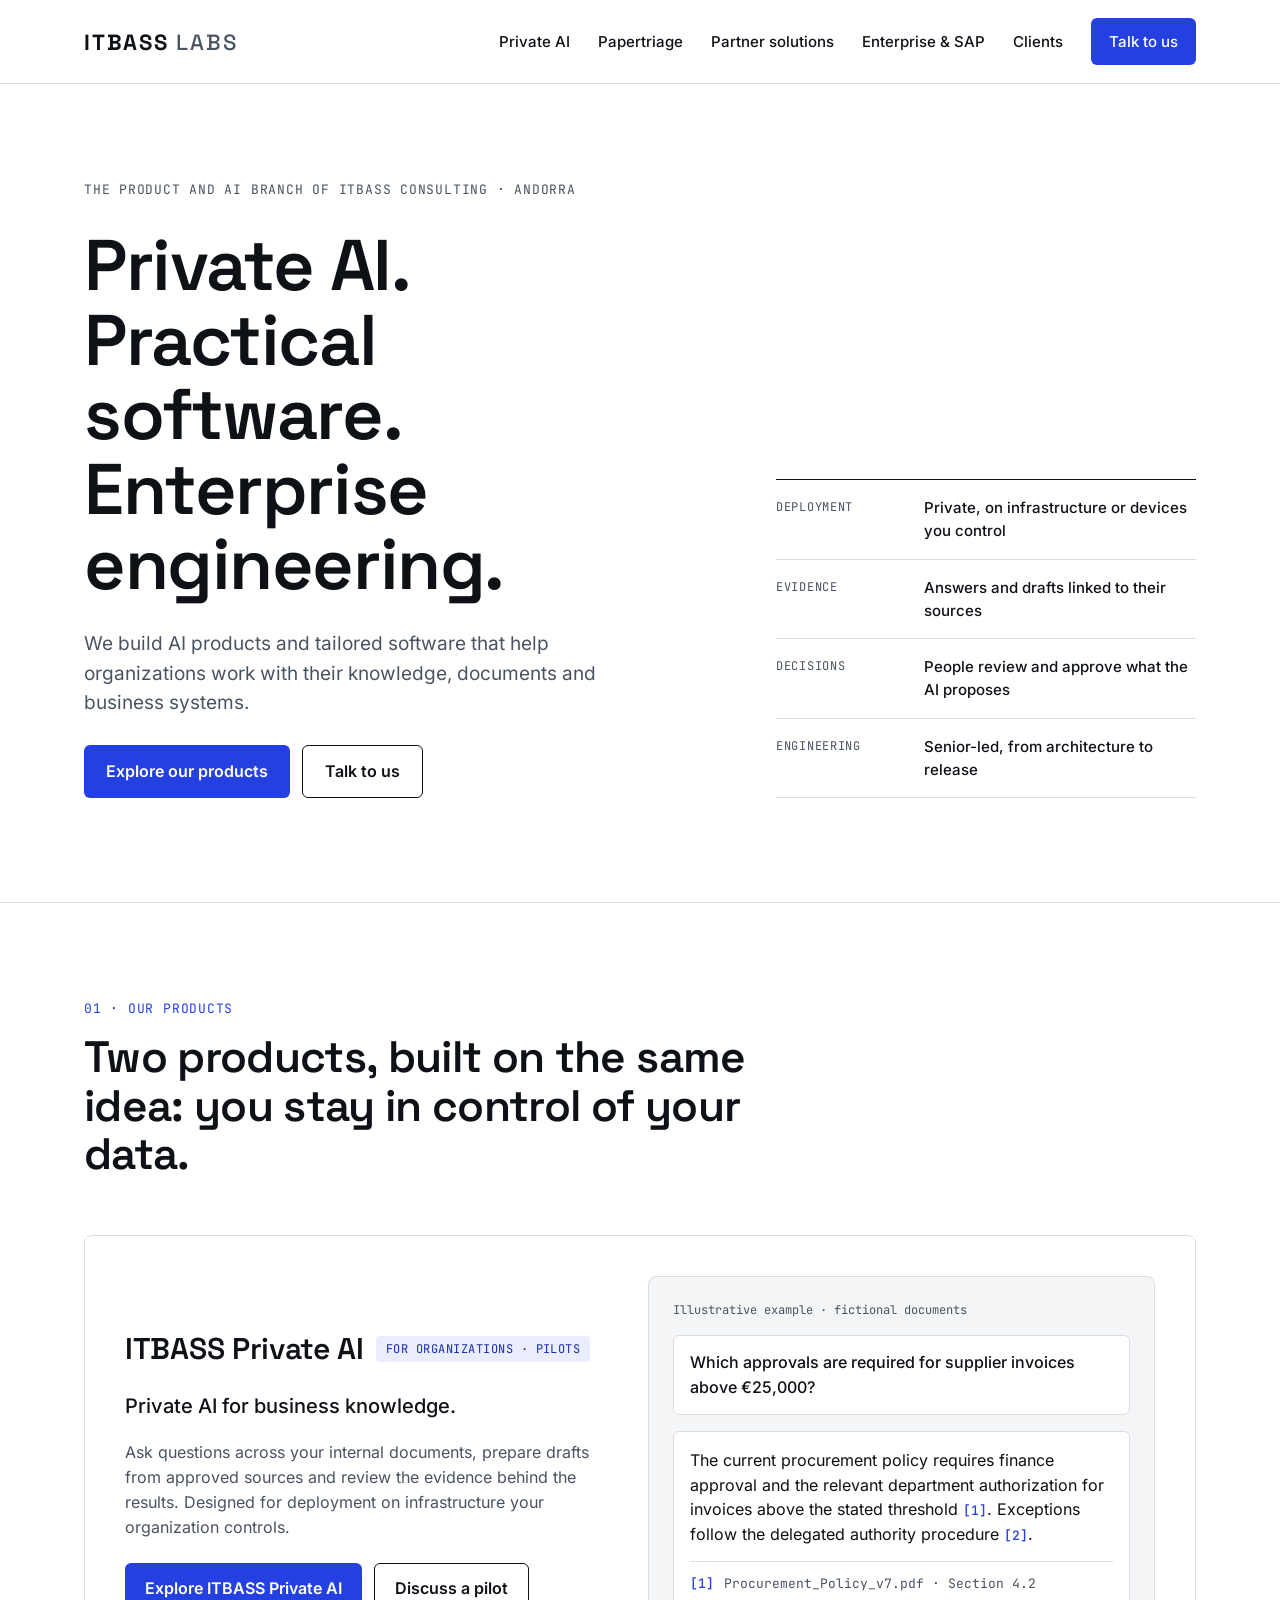
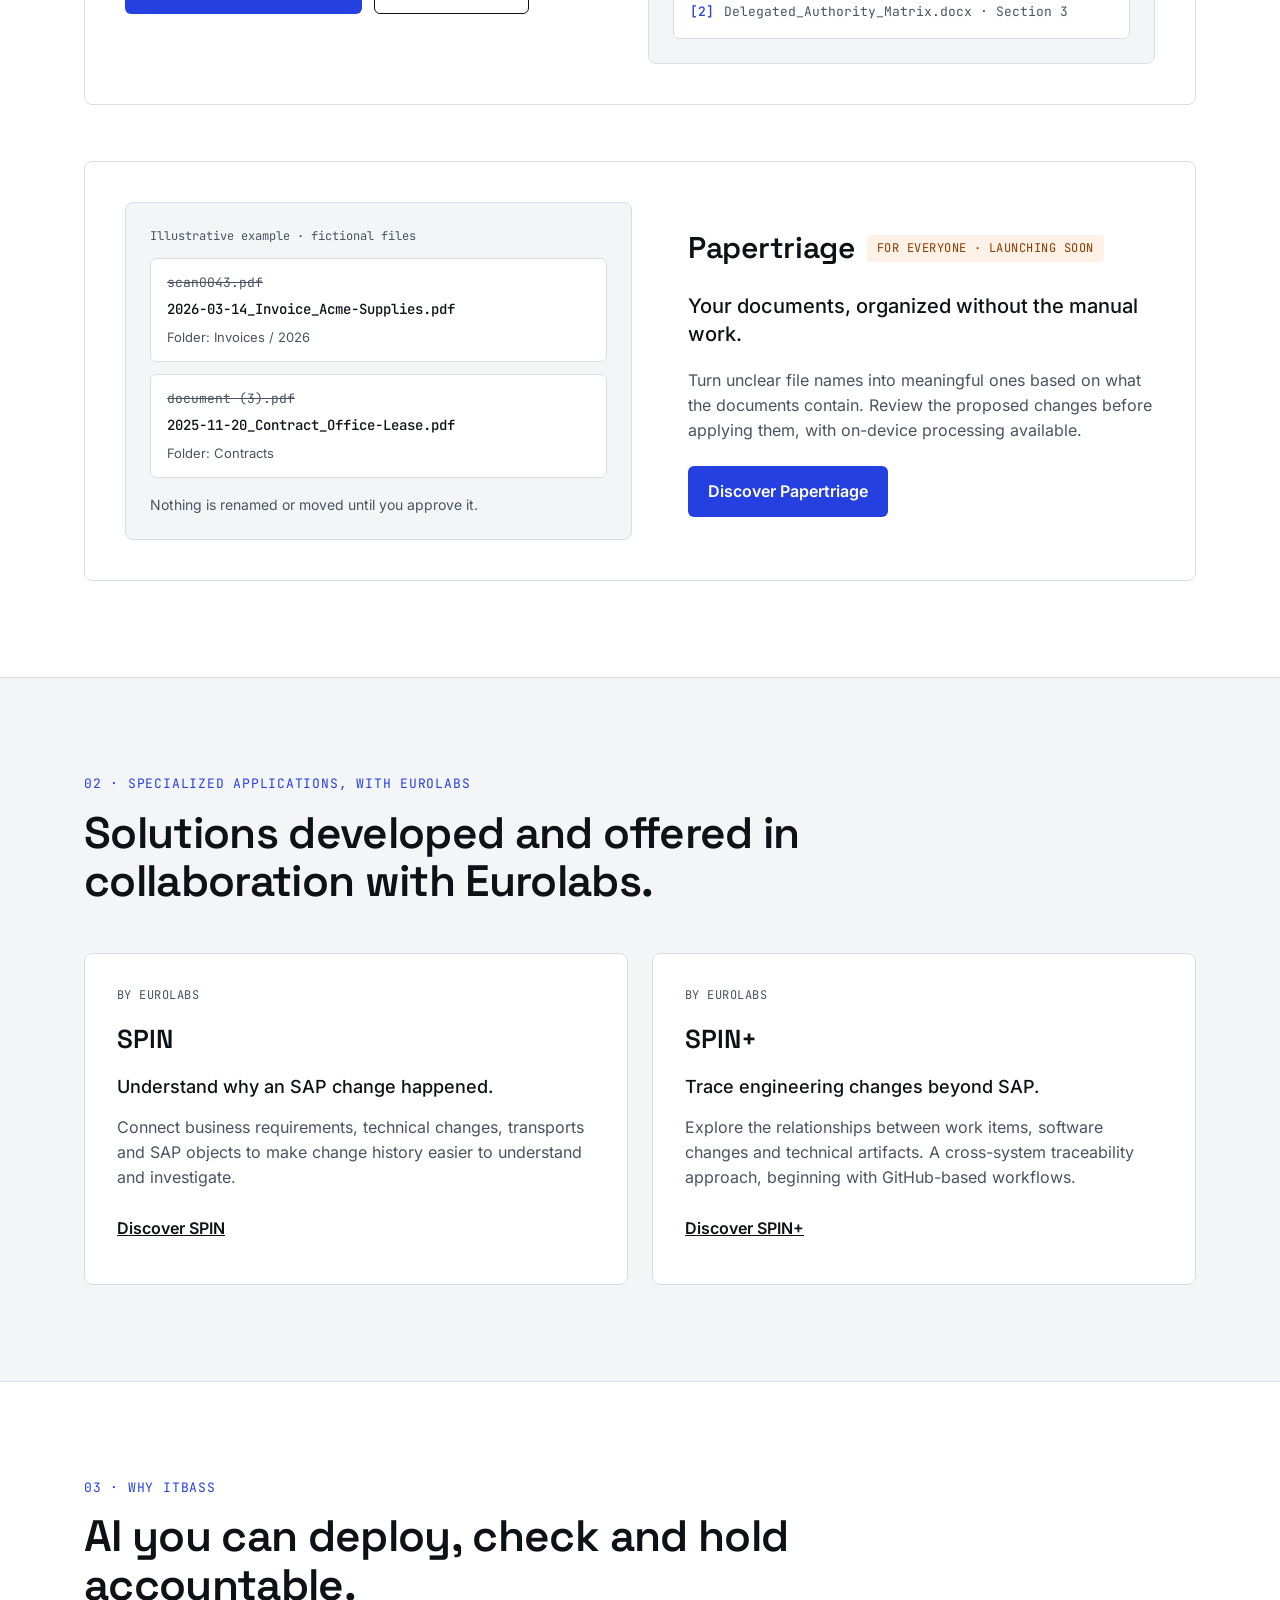
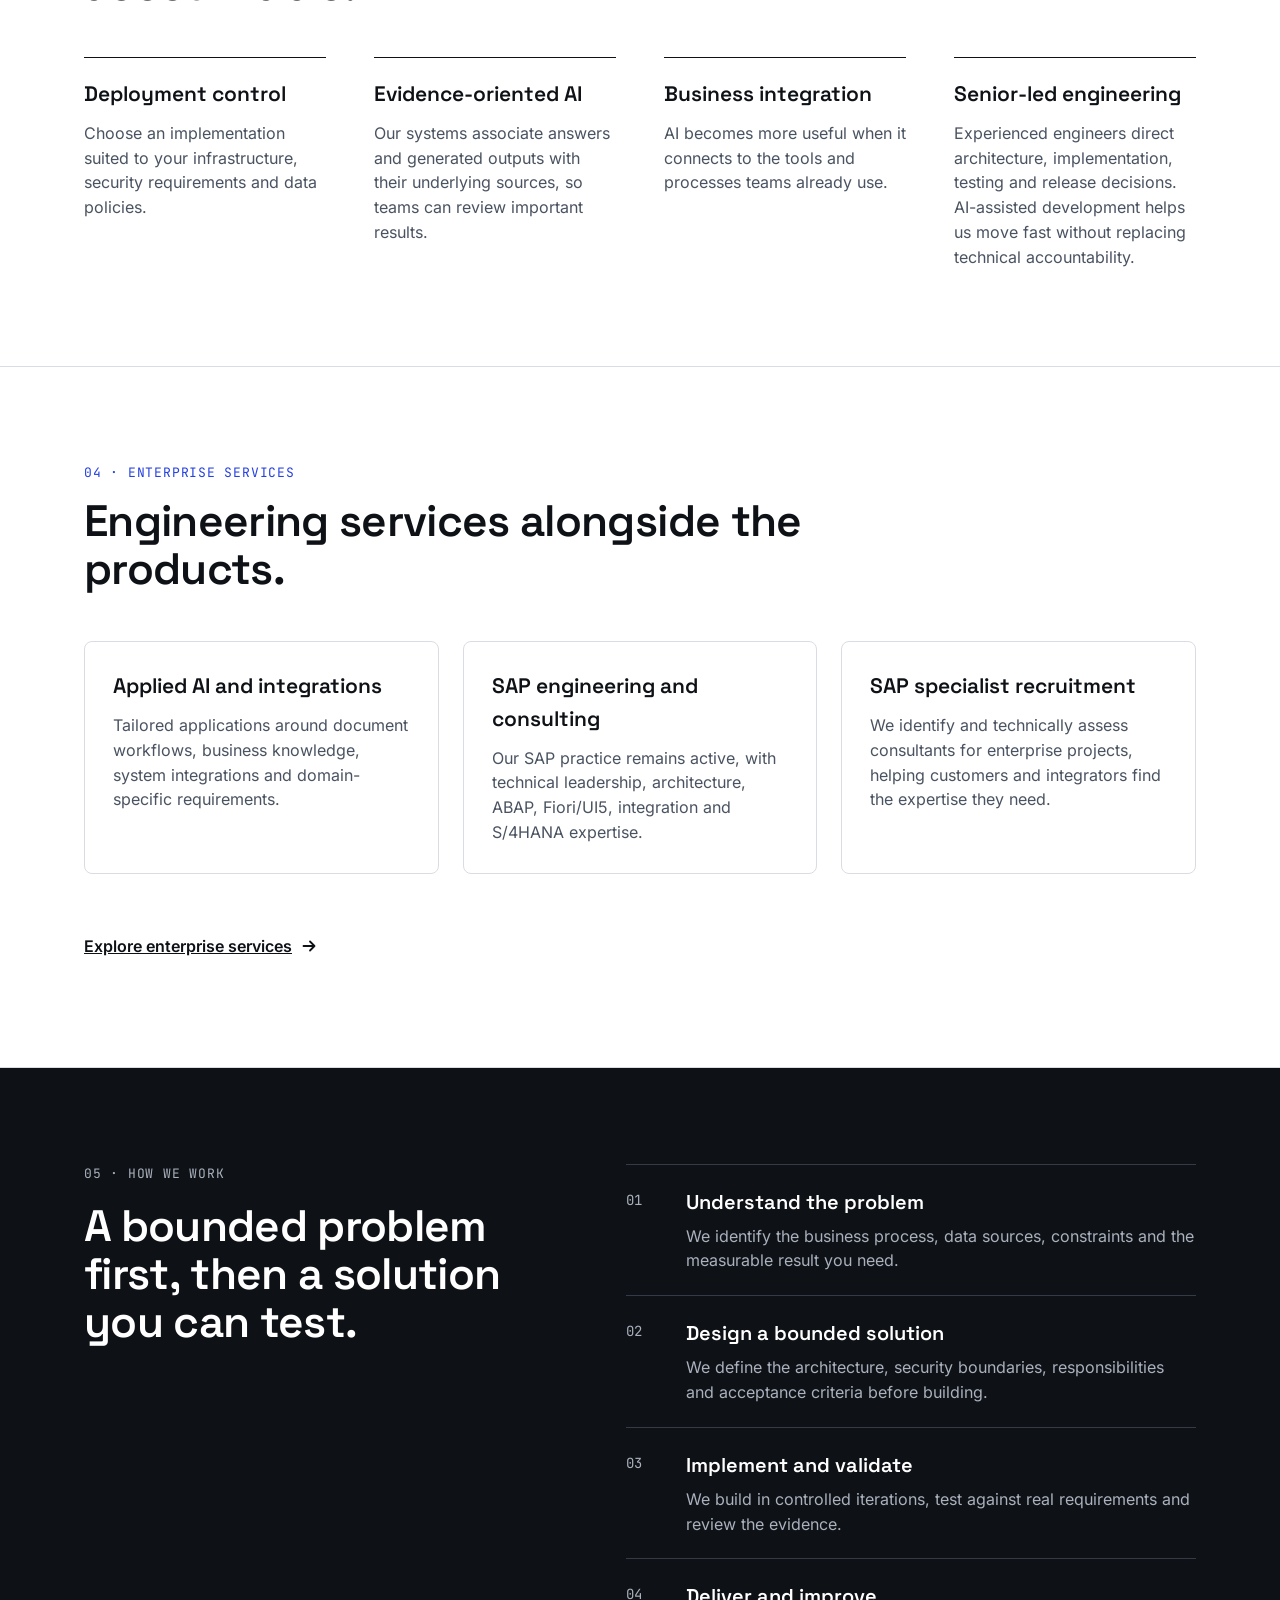
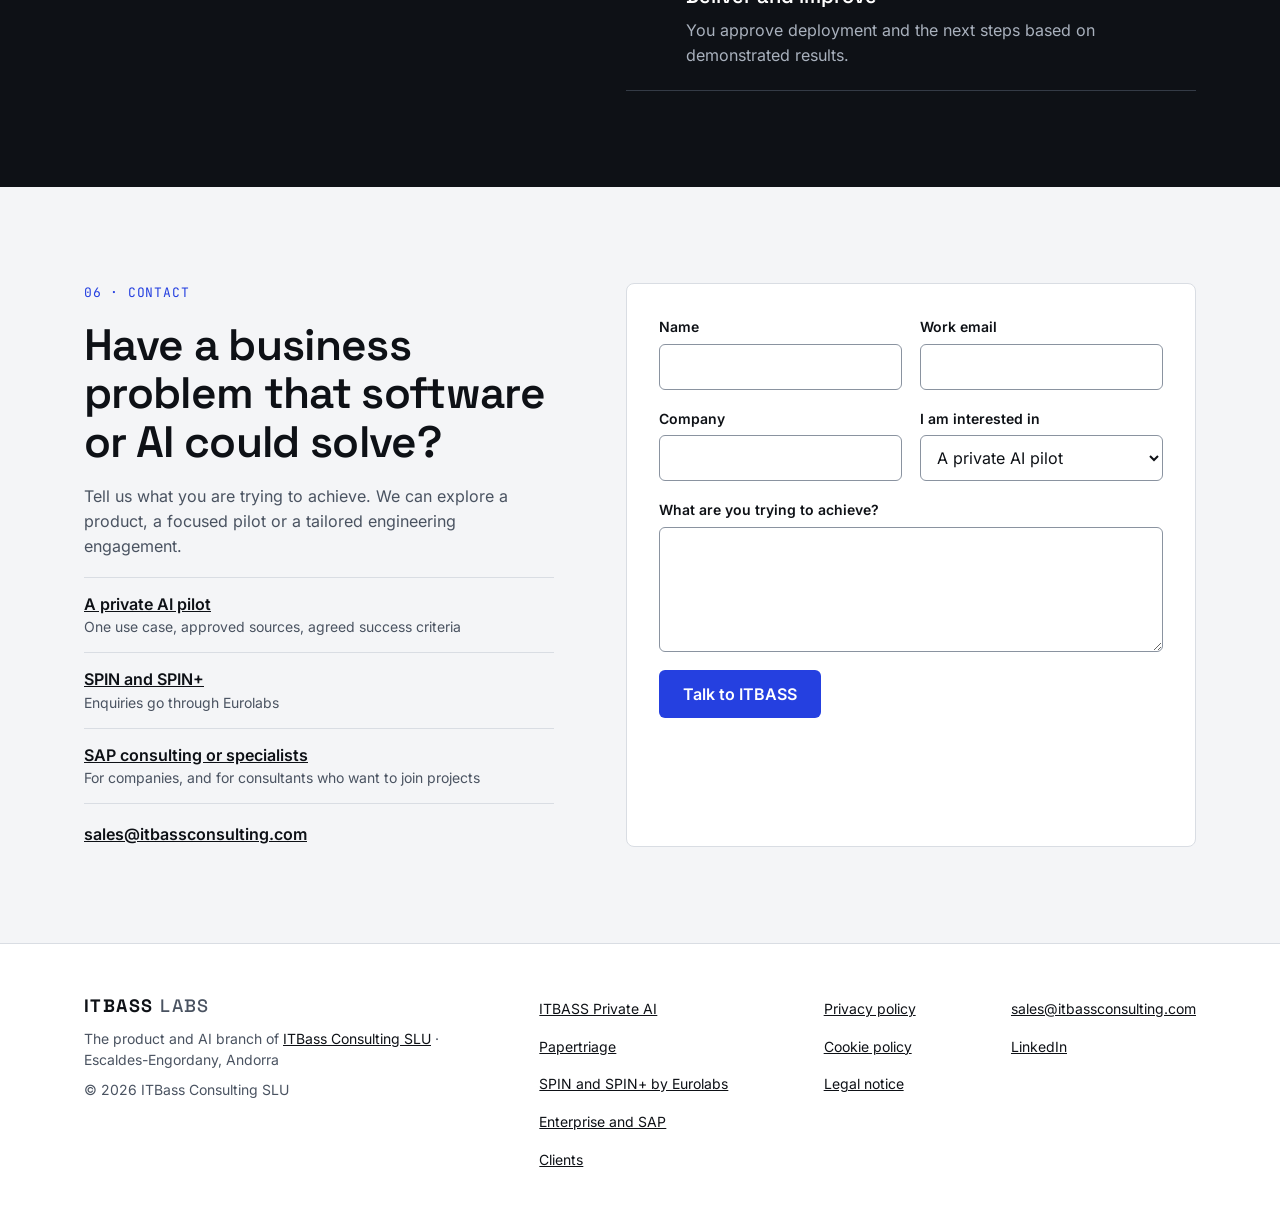
<file: index.html>
<!doctype html>
<html lang="en">
<head>
<meta charset="utf-8">
<meta name="viewport" content="width=device-width, initial-scale=1">
<title>ITBASS Labs | Private AI, practical software, enterprise engineering</title>
<meta name="description" content="ITBASS Labs builds private AI products and tailored software: ITBASS Private AI, Papertriage, and enterprise engineering including SAP.">
<link rel="canonical" href="https://itbasslabs.com/">
<meta property="og:title" content="ITBASS Labs | Private AI, practical software, enterprise engineering">
<meta property="og:description" content="ITBASS Labs builds private AI products and tailored software: ITBASS Private AI, Papertriage, and enterprise engineering including SAP.">
<meta property="og:type" content="website">
<meta property="og:url" content="https://itbasslabs.com/">
<link rel="icon" href="/favicon.svg" type="image/svg+xml">
<link rel="preload" href="/assets/fonts/inter-latin-wght-normal.woff2" as="font" type="font/woff2" crossorigin>
<link rel="stylesheet" href="/assets/site.css">
</head>
<body>
<div style="background: #FFFFFF; color: #0E1116; font-family: 'Inter', system-ui, sans-serif; font-size: 16px; line-height: 1.55">

<header style="border-bottom: 1px solid #D9DDE3">
<div style="max-width: 1160px; margin: 0 auto; padding: 18px 24px; display: flex; flex-wrap: wrap; align-items: center; justify-content: space-between; gap: 16px 32px">
<a href="/" style="font-family: 'Space Grotesk', sans-serif; font-weight: 700; font-size: 22px; letter-spacing: 0.08em; text-decoration: none; color: #0E1116">ITBASS <span style="font-weight: 500; color: #4A5361">LABS</span></a>
<nav aria-label="Main" style="display: flex; flex-wrap: wrap; align-items: center; gap: 8px 28px; font-size: 15px; font-weight: 500">
<a href="/private-ai/" style="text-decoration: none; padding: 12px 0">Private AI</a>
<a href="https://papertriage.com/" style="text-decoration: none; padding: 12px 0">Papertriage</a>
<a href="/partners/" style="text-decoration: none; padding: 12px 0">Partner solutions</a>
<a href="/enterprise/" style="text-decoration: none; padding: 12px 0">Enterprise &amp; SAP</a>
<a href="/clients/" style="text-decoration: none; padding: 12px 0">Clients</a>
<a href="#contact" style="text-decoration: none; padding: 12px 18px; border-radius: 6px; color: #FFFFFF; background: #2540E0">Talk to us</a>
</nav>
</div>
</header>

<section id="top" style="border-bottom: 1px solid #D9DDE3">
<div style="max-width: 1160px; margin: 0 auto; padding: 96px 24px 104px; display: flex; flex-wrap: wrap; align-items: flex-end; gap: 56px 72px">
<div style="flex: 1 1 560px; min-width: 0; display: flex; flex-direction: column; gap: 28px">
<div style="font-family: 'JetBrains Mono', monospace; font-size: 13px; letter-spacing: 0.06em; text-transform: uppercase; color: #4A5361">The product and AI branch of ITBass Consulting · Andorra</div>
<h1 style="margin: 0; font-family: 'Space Grotesk', sans-serif; font-weight: 600; font-size: clamp(38px, 5.6vw, 72px); line-height: 1.04; letter-spacing: -0.02em">Private AI. Practical software. Enterprise engineering.</h1>
<p style="margin: 0; max-width: 580px; font-size: 19px; line-height: 1.55; color: #4A5361">We build AI products and tailored software that help organizations work with their knowledge, documents and business systems.</p>
<div style="display: flex; flex-wrap: wrap; gap: 12px">
<a href="#products" style="display: inline-block; padding: 14px 22px; border-radius: 6px; font-weight: 600; text-decoration: none; color: #FFFFFF; background: #2540E0">Explore our products</a>
<a href="#contact" style="display: inline-block; padding: 13px 22px; border-radius: 6px; font-weight: 600; text-decoration: none; color: #0E1116; border: 1px solid #0E1116">Talk to us</a>
</div>
</div>
<div style="flex: 1 1 360px; min-width: 0">
<dl style="margin: 0; border-top: 1px solid #0E1116; font-size: 15px">
<div style="display: flex; gap: 16px; padding: 16px 0; border-bottom: 1px solid #D9DDE3">
<dt style="flex: 0 0 132px; font-family: 'JetBrains Mono', monospace; font-size: 12px; letter-spacing: 0.06em; text-transform: uppercase; color: #4A5361; padding-top: 2px">Deployment</dt>
<dd style="margin: 0; font-weight: 500">Private, on infrastructure or devices you control</dd>
</div>
<div style="display: flex; gap: 16px; padding: 16px 0; border-bottom: 1px solid #D9DDE3">
<dt style="flex: 0 0 132px; font-family: 'JetBrains Mono', monospace; font-size: 12px; letter-spacing: 0.06em; text-transform: uppercase; color: #4A5361; padding-top: 2px">Evidence</dt>
<dd style="margin: 0; font-weight: 500">Answers and drafts linked to their sources</dd>
</div>
<div style="display: flex; gap: 16px; padding: 16px 0; border-bottom: 1px solid #D9DDE3">
<dt style="flex: 0 0 132px; font-family: 'JetBrains Mono', monospace; font-size: 12px; letter-spacing: 0.06em; text-transform: uppercase; color: #4A5361; padding-top: 2px">Decisions</dt>
<dd style="margin: 0; font-weight: 500">People review and approve what the AI proposes</dd>
</div>
<div style="display: flex; gap: 16px; padding: 16px 0; border-bottom: 1px solid #D9DDE3">
<dt style="flex: 0 0 132px; font-family: 'JetBrains Mono', monospace; font-size: 12px; letter-spacing: 0.06em; text-transform: uppercase; color: #4A5361; padding-top: 2px">Engineering</dt>
<dd style="margin: 0; font-weight: 500">Senior-led, from architecture to release</dd>
</div>
</dl>
</div>
</div>
</section>

<section id="products" style="border-bottom: 1px solid #D9DDE3">
<div style="max-width: 1160px; margin: 0 auto; padding: 96px 24px; display: flex; flex-direction: column; gap: 56px">
<div style="display: flex; flex-direction: column; gap: 14px; max-width: 720px">
<div style="font-family: 'JetBrains Mono', monospace; font-size: 13px; letter-spacing: 0.06em; text-transform: uppercase; color: #2540E0">01 · Our products</div>
<h2 style="margin: 0; font-family: 'Space Grotesk', sans-serif; font-weight: 600; font-size: clamp(30px, 4vw, 44px); line-height: 1.1; letter-spacing: -0.015em">Two products, built on the same idea: you stay in control of your data.</h2>
</div>

<article style="border: 1px solid #D9DDE3; border-radius: 8px; padding: 40px; display: flex; flex-wrap: wrap; align-items: center; gap: 40px 56px">
<div style="flex: 1 1 400px; min-width: 0; display: flex; flex-direction: column; gap: 20px">
<div style="display: flex; flex-wrap: wrap; align-items: center; gap: 12px">
<h3 style="margin: 0; font-family: 'Space Grotesk', sans-serif; font-weight: 600; font-size: 30px; letter-spacing: -0.01em">ITBASS Private AI</h3>
<span style="font-family: 'JetBrains Mono', monospace; font-size: 12px; letter-spacing: 0.04em; text-transform: uppercase; padding: 4px 10px; border-radius: 4px; color: #1B2FA8; background: #E9EDFF">For organizations · Pilots</span>
</div>
<p style="margin: 0; font-size: 20px; line-height: 1.4; font-weight: 500">Private AI for business knowledge.</p>
<p style="margin: 0; color: #4A5361">Ask questions across your internal documents, prepare drafts from approved sources and review the evidence behind the results. Designed for deployment on infrastructure your organization controls.</p>
<div style="display: flex; flex-wrap: wrap; gap: 12px; padding-top: 4px">
<a href="/private-ai/" style="display: inline-block; padding: 13px 20px; border-radius: 6px; font-weight: 600; text-decoration: none; color: #FFFFFF; background: #2540E0">Explore ITBASS Private AI</a>
<a href="#contact" style="display: inline-block; padding: 12px 20px; border-radius: 6px; font-weight: 600; text-decoration: none; color: #0E1116; border: 1px solid #0E1116">Discuss a pilot</a>
</div>
</div>
<div style="flex: 1 1 440px; min-width: 0">
<div style="background: #F4F5F7; border: 1px solid #D9DDE3; border-radius: 8px; padding: 24px; display: flex; flex-direction: column; gap: 16px">
<div style="font-family: 'JetBrains Mono', monospace; font-size: 12px; color: #4A5361">Illustrative example · fictional documents</div>
<div style="background: #FFFFFF; border: 1px solid #D9DDE3; border-radius: 6px; padding: 14px 16px; font-weight: 500">Which approvals are required for supplier invoices above €25,000?</div>
<div style="background: #FFFFFF; border: 1px solid #D9DDE3; border-radius: 6px; padding: 16px; display: flex; flex-direction: column; gap: 14px">
<p style="margin: 0">The current procurement policy requires finance approval and the relevant department authorization for invoices above the stated threshold <span style="font-family: 'JetBrains Mono', monospace; font-size: 13px; font-weight: 500; color: #2540E0">[1]</span>. Exceptions follow the delegated authority procedure <span style="font-family: 'JetBrains Mono', monospace; font-size: 13px; font-weight: 500; color: #2540E0">[2]</span>.</p>
<div style="border-top: 1px solid #D9DDE3; padding-top: 12px; display: flex; flex-direction: column; gap: 8px; font-family: 'JetBrains Mono', monospace; font-size: 13px; color: #4A5361">
<div style="display: flex; gap: 10px"><span style="color: #2540E0; font-weight: 500">[1]</span><span style="overflow-wrap: anywhere">Procurement_Policy_v7.pdf · Section 4.2</span></div>
<div style="display: flex; gap: 10px"><span style="color: #2540E0; font-weight: 500">[2]</span><span style="overflow-wrap: anywhere">Delegated_Authority_Matrix.docx · Section 3</span></div>
</div>
</div>
</div>
</div>
</article>

<article style="border: 1px solid #D9DDE3; border-radius: 8px; padding: 40px; display: flex; flex-wrap: wrap; flex-direction: row-reverse; align-items: center; gap: 40px 56px">
<div style="flex: 1 1 400px; min-width: 0; display: flex; flex-direction: column; gap: 20px">
<div style="display: flex; flex-wrap: wrap; align-items: center; gap: 12px">
<h3 style="margin: 0; font-family: 'Space Grotesk', sans-serif; font-weight: 600; font-size: 30px; letter-spacing: -0.01em">Papertriage</h3>
<span style="font-family: 'JetBrains Mono', monospace; font-size: 12px; letter-spacing: 0.04em; text-transform: uppercase; padding: 4px 10px; border-radius: 4px; color: #8A3B00; background: #FFF1E6">For everyone · Launching soon</span>
</div>
<p style="margin: 0; font-size: 20px; line-height: 1.4; font-weight: 500">Your documents, organized without the manual work.</p>
<p style="margin: 0; color: #4A5361">Turn unclear file names into meaningful ones based on what the documents contain. Review the proposed changes before applying them, with on-device processing available.</p>
<div style="display: flex; flex-wrap: wrap; gap: 12px; padding-top: 4px">
<a href="https://papertriage.com/" style="display: inline-block; padding: 13px 20px; border-radius: 6px; font-weight: 600; text-decoration: none; color: #FFFFFF; background: #2540E0">Discover Papertriage</a>
</div>
</div>
<div style="flex: 1 1 440px; min-width: 0">
<div style="background: #F4F5F7; border: 1px solid #D9DDE3; border-radius: 8px; padding: 24px; display: flex; flex-direction: column; gap: 12px">
<div style="font-family: 'JetBrains Mono', monospace; font-size: 12px; color: #4A5361">Illustrative example · fictional files</div>
<div style="background: #FFFFFF; border: 1px solid #D9DDE3; border-radius: 6px; padding: 14px 16px; display: flex; flex-direction: column; gap: 6px">
<div style="font-family: 'JetBrains Mono', monospace; font-size: 13px; color: #4A5361; text-decoration: line-through; overflow-wrap: anywhere">scan0043.pdf</div>
<div style="font-family: 'JetBrains Mono', monospace; font-size: 14px; font-weight: 500; overflow-wrap: anywhere">2026-03-14_Invoice_Acme-Supplies.pdf</div>
<div style="font-size: 13px; color: #4A5361">Folder: Invoices / 2026</div>
</div>
<div style="background: #FFFFFF; border: 1px solid #D9DDE3; border-radius: 6px; padding: 14px 16px; display: flex; flex-direction: column; gap: 6px">
<div style="font-family: 'JetBrains Mono', monospace; font-size: 13px; color: #4A5361; text-decoration: line-through; overflow-wrap: anywhere">document (3).pdf</div>
<div style="font-family: 'JetBrains Mono', monospace; font-size: 14px; font-weight: 500; overflow-wrap: anywhere">2025-11-20_Contract_Office-Lease.pdf</div>
<div style="font-size: 13px; color: #4A5361">Folder: Contracts</div>
</div>
<div style="font-size: 14px; color: #4A5361; padding-top: 4px">Nothing is renamed or moved until you approve it.</div>
</div>
</div>
</article>
</div>
</section>

<section id="partners" style="border-bottom: 1px solid #D9DDE3; background: #F4F5F7">
<div style="max-width: 1160px; margin: 0 auto; padding: 96px 24px; display: flex; flex-direction: column; gap: 48px">
<div style="display: flex; flex-direction: column; gap: 14px; max-width: 760px">
<div style="font-family: 'JetBrains Mono', monospace; font-size: 13px; letter-spacing: 0.06em; text-transform: uppercase; color: #2540E0">02 · Specialized applications, with Eurolabs</div>
<h2 style="margin: 0; font-family: 'Space Grotesk', sans-serif; font-weight: 600; font-size: clamp(30px, 4vw, 44px); line-height: 1.1; letter-spacing: -0.015em">Solutions developed and offered in collaboration with Eurolabs.</h2>
</div>
<div style="display: flex; flex-wrap: wrap; gap: 24px">
<article style="flex: 1 1 420px; min-width: 0; background: #FFFFFF; border: 1px solid #D9DDE3; border-radius: 8px; padding: 32px; display: flex; flex-direction: column; gap: 14px">
<div style="font-family: 'JetBrains Mono', monospace; font-size: 12px; letter-spacing: 0.04em; text-transform: uppercase; color: #4A5361">By Eurolabs</div>
<h3 style="margin: 0; font-family: 'Space Grotesk', sans-serif; font-weight: 600; font-size: 26px">SPIN</h3>
<p style="margin: 0; font-size: 18px; font-weight: 500">Understand why an SAP change happened.</p>
<p style="margin: 0; color: #4A5361">Connect business requirements, technical changes, transports and SAP objects to make change history easier to understand and investigate.</p>
<div><a href="/partners/" style="display: inline-block; padding: 12px 0; font-weight: 600">Discover SPIN</a></div>
</article>
<article style="flex: 1 1 420px; min-width: 0; background: #FFFFFF; border: 1px solid #D9DDE3; border-radius: 8px; padding: 32px; display: flex; flex-direction: column; gap: 14px">
<div style="font-family: 'JetBrains Mono', monospace; font-size: 12px; letter-spacing: 0.04em; text-transform: uppercase; color: #4A5361">By Eurolabs</div>
<h3 style="margin: 0; font-family: 'Space Grotesk', sans-serif; font-weight: 600; font-size: 26px">SPIN+</h3>
<p style="margin: 0; font-size: 18px; font-weight: 500">Trace engineering changes beyond SAP.</p>
<p style="margin: 0; color: #4A5361">Explore the relationships between work items, software changes and technical artifacts. A cross-system traceability approach, beginning with GitHub-based workflows.</p>
<div><a href="/partners/" style="display: inline-block; padding: 12px 0; font-weight: 600">Discover SPIN+</a></div>
</article>
</div>
</div>
</section>

<section id="why" style="border-bottom: 1px solid #D9DDE3">
<div style="max-width: 1160px; margin: 0 auto; padding: 96px 24px; display: flex; flex-direction: column; gap: 48px">
<div style="display: flex; flex-direction: column; gap: 14px; max-width: 720px">
<div style="font-family: 'JetBrains Mono', monospace; font-size: 13px; letter-spacing: 0.06em; text-transform: uppercase; color: #2540E0">03 · Why ITBASS</div>
<h2 style="margin: 0; font-family: 'Space Grotesk', sans-serif; font-weight: 600; font-size: clamp(30px, 4vw, 44px); line-height: 1.1; letter-spacing: -0.015em">AI you can deploy, check and hold accountable.</h2>
</div>
<div style="display: flex; flex-wrap: wrap; gap: 40px 48px">
<div style="flex: 1 1 230px; min-width: 0; border-top: 1px solid #0E1116; padding-top: 20px; display: flex; flex-direction: column; gap: 10px">
<h3 style="margin: 0; font-family: 'Space Grotesk', sans-serif; font-weight: 600; font-size: 21px">Deployment control</h3>
<p style="margin: 0; color: #4A5361">Choose an implementation suited to your infrastructure, security requirements and data policies.</p>
</div>
<div style="flex: 1 1 230px; min-width: 0; border-top: 1px solid #0E1116; padding-top: 20px; display: flex; flex-direction: column; gap: 10px">
<h3 style="margin: 0; font-family: 'Space Grotesk', sans-serif; font-weight: 600; font-size: 21px">Evidence-oriented AI</h3>
<p style="margin: 0; color: #4A5361">Our systems associate answers and generated outputs with their underlying sources, so teams can review important results.</p>
</div>
<div style="flex: 1 1 230px; min-width: 0; border-top: 1px solid #0E1116; padding-top: 20px; display: flex; flex-direction: column; gap: 10px">
<h3 style="margin: 0; font-family: 'Space Grotesk', sans-serif; font-weight: 600; font-size: 21px">Business integration</h3>
<p style="margin: 0; color: #4A5361">AI becomes more useful when it connects to the tools and processes teams already use.</p>
</div>
<div style="flex: 1 1 230px; min-width: 0; border-top: 1px solid #0E1116; padding-top: 20px; display: flex; flex-direction: column; gap: 10px">
<h3 style="margin: 0; font-family: 'Space Grotesk', sans-serif; font-weight: 600; font-size: 21px">Senior-led engineering</h3>
<p style="margin: 0; color: #4A5361">Experienced engineers direct architecture, implementation, testing and release decisions. AI-assisted development helps us move fast without replacing technical accountability.</p>
</div>
</div>
</div>
</section>

<section id="services" style="border-bottom: 1px solid #D9DDE3">
<div style="max-width: 1160px; margin: 0 auto; padding: 96px 24px; display: flex; flex-direction: column; gap: 48px">
<div style="display: flex; flex-direction: column; gap: 14px; max-width: 720px">
<div style="font-family: 'JetBrains Mono', monospace; font-size: 13px; letter-spacing: 0.06em; text-transform: uppercase; color: #2540E0">04 · Enterprise services</div>
<h2 style="margin: 0; font-family: 'Space Grotesk', sans-serif; font-weight: 600; font-size: clamp(30px, 4vw, 44px); line-height: 1.1; letter-spacing: -0.015em">Engineering services alongside the products.</h2>
</div>
<div style="display: flex; flex-wrap: wrap; gap: 24px">
<article style="flex: 1 1 300px; min-width: 0; border: 1px solid #D9DDE3; border-radius: 8px; padding: 28px; display: flex; flex-direction: column; gap: 10px">
<h3 style="margin: 0; font-family: 'Space Grotesk', sans-serif; font-weight: 600; font-size: 21px">Applied AI and integrations</h3>
<p style="margin: 0; color: #4A5361">Tailored applications around document workflows, business knowledge, system integrations and domain-specific requirements.</p>
</article>
<article style="flex: 1 1 300px; min-width: 0; border: 1px solid #D9DDE3; border-radius: 8px; padding: 28px; display: flex; flex-direction: column; gap: 10px">
<h3 style="margin: 0; font-family: 'Space Grotesk', sans-serif; font-weight: 600; font-size: 21px">SAP engineering and consulting</h3>
<p style="margin: 0; color: #4A5361">Our SAP practice remains active, with technical leadership, architecture, ABAP, Fiori/UI5, integration and S/4HANA expertise.</p>
</article>
<article style="flex: 1 1 300px; min-width: 0; border: 1px solid #D9DDE3; border-radius: 8px; padding: 28px; display: flex; flex-direction: column; gap: 10px">
<h3 style="margin: 0; font-family: 'Space Grotesk', sans-serif; font-weight: 600; font-size: 21px">SAP specialist recruitment</h3>
<p style="margin: 0; color: #4A5361">We identify and technically assess consultants for enterprise projects, helping customers and integrators find the expertise they need.</p>
</article>
</div>
<div><a href="/enterprise/" style="display: inline-flex; align-items: center; gap: 8px; padding: 12px 0; font-weight: 600">Explore enterprise services<svg aria-hidden="true" width="18" height="18" viewBox="0 0 18 18" fill="none" stroke="currentColor" stroke-width="1.8" stroke-linecap="round" stroke-linejoin="round"><path d="M3.5 9h11M10 4.5L14.5 9 10 13.5"></path></svg></a></div>
</div>
</section>

<section id="how" style="background: #0E1116; color: #E8EAEE">
<div style="max-width: 1160px; margin: 0 auto; padding: 96px 24px; display: flex; flex-wrap: wrap; gap: 48px 72px">
<div style="flex: 1 1 380px; min-width: 0; display: flex; flex-direction: column; gap: 18px">
<div style="font-family: 'JetBrains Mono', monospace; font-size: 13px; letter-spacing: 0.06em; text-transform: uppercase; color: #A9B1BD">05 · How we work</div>
<h2 style="margin: 0; font-family: 'Space Grotesk', sans-serif; font-weight: 600; font-size: clamp(30px, 4vw, 44px); line-height: 1.1; letter-spacing: -0.015em; color: #FFFFFF">A bounded problem first, then a solution you can test.</h2>
</div>
<ol style="flex: 1 1 480px; min-width: 0; margin: 0; padding: 0; list-style: none; display: flex; flex-direction: column">
<li style="display: flex; gap: 24px; padding: 22px 0; border-top: 1px solid #343B46">
<span style="flex: 0 0 36px; font-family: 'JetBrains Mono', monospace; font-size: 14px; color: #A9B1BD; padding-top: 3px">01</span>
<div style="display: flex; flex-direction: column; gap: 6px">
<h3 style="margin: 0; font-family: 'Space Grotesk', sans-serif; font-weight: 600; font-size: 20px; color: #FFFFFF">Understand the problem</h3>
<p style="margin: 0; color: #A9B1BD">We identify the business process, data sources, constraints and the measurable result you need.</p>
</div>
</li>
<li style="display: flex; gap: 24px; padding: 22px 0; border-top: 1px solid #343B46">
<span style="flex: 0 0 36px; font-family: 'JetBrains Mono', monospace; font-size: 14px; color: #A9B1BD; padding-top: 3px">02</span>
<div style="display: flex; flex-direction: column; gap: 6px">
<h3 style="margin: 0; font-family: 'Space Grotesk', sans-serif; font-weight: 600; font-size: 20px; color: #FFFFFF">Design a bounded solution</h3>
<p style="margin: 0; color: #A9B1BD">We define the architecture, security boundaries, responsibilities and acceptance criteria before building.</p>
</div>
</li>
<li style="display: flex; gap: 24px; padding: 22px 0; border-top: 1px solid #343B46">
<span style="flex: 0 0 36px; font-family: 'JetBrains Mono', monospace; font-size: 14px; color: #A9B1BD; padding-top: 3px">03</span>
<div style="display: flex; flex-direction: column; gap: 6px">
<h3 style="margin: 0; font-family: 'Space Grotesk', sans-serif; font-weight: 600; font-size: 20px; color: #FFFFFF">Implement and validate</h3>
<p style="margin: 0; color: #A9B1BD">We build in controlled iterations, test against real requirements and review the evidence.</p>
</div>
</li>
<li style="display: flex; gap: 24px; padding: 22px 0; border-top: 1px solid #343B46; border-bottom: 1px solid #343B46">
<span style="flex: 0 0 36px; font-family: 'JetBrains Mono', monospace; font-size: 14px; color: #A9B1BD; padding-top: 3px">04</span>
<div style="display: flex; flex-direction: column; gap: 6px">
<h3 style="margin: 0; font-family: 'Space Grotesk', sans-serif; font-weight: 600; font-size: 20px; color: #FFFFFF">Deliver and improve</h3>
<p style="margin: 0; color: #A9B1BD">You approve deployment and the next steps based on demonstrated results.</p>
</div>
</li>
</ol>
</div>
</section>

<section id="contact" style="background: #F4F5F7; border-bottom: 1px solid #D9DDE3">
<div style="max-width: 1160px; margin: 0 auto; padding: 96px 24px; display: flex; flex-wrap: wrap; gap: 48px 72px">
<div style="flex: 1 1 380px; min-width: 0; display: flex; flex-direction: column; gap: 18px">
<div style="font-family: 'JetBrains Mono', monospace; font-size: 13px; letter-spacing: 0.06em; text-transform: uppercase; color: #2540E0">06 · Contact</div>
<h2 style="margin: 0; font-family: 'Space Grotesk', sans-serif; font-weight: 600; font-size: clamp(30px, 4vw, 44px); line-height: 1.1; letter-spacing: -0.015em">Have a business problem that software or AI could solve?</h2>
<p style="margin: 0; color: #4A5361; max-width: 440px">Tell us what you are trying to achieve. We can explore a product, a focused pilot or a tailored engineering engagement.</p>
<ul style="margin: 0; padding: 0; list-style: none; display: flex; flex-direction: column; border-top: 1px solid #D9DDE3">
<li style="padding: 14px 0; border-bottom: 1px solid #D9DDE3"><a href="/private-ai/" style="font-weight: 600">A private AI pilot</a><div style="font-size: 14px; color: #4A5361">One use case, approved sources, agreed success criteria</div></li>
<li style="padding: 14px 0; border-bottom: 1px solid #D9DDE3"><a href="/partners/" style="font-weight: 600">SPIN and SPIN+</a><div style="font-size: 14px; color: #4A5361">Enquiries go through Eurolabs</div></li>
<li style="padding: 14px 0; border-bottom: 1px solid #D9DDE3"><a href="/enterprise/" style="font-weight: 600">SAP consulting or specialists</a><div style="font-size: 14px; color: #4A5361">For companies, and for consultants who want to join projects</div></li>
</ul>
<p style="margin: 0"><a href="mailto:sales@itbassconsulting.com" style="font-weight: 600">sales@itbassconsulting.com</a></p>
</div>
<form data-mailto="sales@itbassconsulting.com" style="flex: 1 1 480px; min-width: 0; background: #FFFFFF; border: 1px solid #D9DDE3; border-radius: 8px; padding: 32px; display: flex; flex-direction: column; gap: 18px">
<div style="display: flex; flex-wrap: wrap; gap: 18px">
<div style="flex: 1 1 200px; min-width: 0; display: flex; flex-direction: column; gap: 6px">
<label for="c-name" style="font-size: 14px; font-weight: 600">Name</label>
<input required id="c-name" name="name" type="text" autocomplete="name" style="box-sizing: border-box; width: 100%; height: 46px; padding: 0 12px; border: 1px solid #8A93A0; border-radius: 6px; font: inherit; color: #0E1116; background: #FFFFFF">
</div>
<div style="flex: 1 1 200px; min-width: 0; display: flex; flex-direction: column; gap: 6px">
<label for="c-email" style="font-size: 14px; font-weight: 600">Work email</label>
<input required id="c-email" name="email" type="email" autocomplete="email" style="box-sizing: border-box; width: 100%; height: 46px; padding: 0 12px; border: 1px solid #8A93A0; border-radius: 6px; font: inherit; color: #0E1116; background: #FFFFFF">
</div>
</div>
<div style="display: flex; flex-wrap: wrap; gap: 18px">
<div style="flex: 1 1 200px; min-width: 0; display: flex; flex-direction: column; gap: 6px">
<label for="c-company" style="font-size: 14px; font-weight: 600">Company</label>
<input id="c-company" name="company" type="text" autocomplete="organization" style="box-sizing: border-box; width: 100%; height: 46px; padding: 0 12px; border: 1px solid #8A93A0; border-radius: 6px; font: inherit; color: #0E1116; background: #FFFFFF">
</div>
<div style="flex: 1 1 200px; min-width: 0; display: flex; flex-direction: column; gap: 6px">
<label for="c-topic" style="font-size: 14px; font-weight: 600">I am interested in</label>
<select id="c-topic" name="topic" style="box-sizing: border-box; width: 100%; height: 46px; padding: 0 12px; border: 1px solid #8A93A0; border-radius: 6px; font: inherit; color: #0E1116; background: #FFFFFF">
<option>A private AI pilot</option>
<option>Papertriage for a company</option>
<option>SPIN or SPIN+ (Eurolabs)</option>
<option>An engineering project</option>
<option>SAP consultants</option>
<option>Something else</option>
</select>
</div>
</div>
<div style="display: flex; flex-direction: column; gap: 6px">
<label for="c-msg" style="font-size: 14px; font-weight: 600">What are you trying to achieve?</label>
<textarea id="c-msg" name="message" rows="4" style="box-sizing: border-box; width: 100%; padding: 12px; border: 1px solid #8A93A0; border-radius: 6px; font: inherit; color: #0E1116; background: #FFFFFF; resize: vertical"></textarea>
</div>
<div>
<button type="submit" style="min-height: 48px; padding: 0 24px; border: 0; border-radius: 6px; font: inherit; font-weight: 600; color: #FFFFFF; background: #2540E0; cursor: pointer">Talk to ITBASS</button>
</div>
</form>
</div>
</section>

<footer>
<div style="max-width: 1160px; margin: 0 auto; padding: 48px 24px 56px; display: flex; flex-wrap: wrap; justify-content: space-between; gap: 32px 56px; font-size: 14px; color: #4A5361">
<div style="display: flex; flex-direction: column; gap: 8px; flex: 0 1 360px">
<div style="font-family: 'Space Grotesk', sans-serif; font-weight: 700; font-size: 18px; letter-spacing: 0.08em; color: #0E1116">ITBASS <span style="font-weight: 500; color: #4A5361">LABS</span></div>
<div>The product and AI branch of <a href="https://itbassconsulting.com/">ITBass Consulting SLU</a> · Escaldes-Engordany, Andorra</div>
<div>© 2026 ITBass Consulting SLU</div>
</div>
<nav aria-label="Products" style="display: flex; flex-direction: column; gap: 4px">
<a href="/private-ai/" style="padding: 6px 0">ITBASS Private AI</a>
<a href="https://papertriage.com/" style="padding: 6px 0">Papertriage</a>
<a href="/partners/" style="padding: 6px 0">SPIN and SPIN+ by Eurolabs</a>
<a href="/enterprise/" style="padding: 6px 0">Enterprise and SAP</a>
<a href="/clients/" style="padding: 6px 0">Clients</a>
</nav>
<nav aria-label="Legal" style="display: flex; flex-direction: column; gap: 4px">
<a href="/legal/#privacy" style="padding: 6px 0">Privacy policy</a>
<a href="/legal/#cookies" style="padding: 6px 0">Cookie policy</a>
<a href="/legal/" style="padding: 6px 0">Legal notice</a>
</nav>
<nav aria-label="Contact" style="display: flex; flex-direction: column; gap: 4px">
<a href="mailto:sales@itbassconsulting.com" style="padding: 6px 0">sales@itbassconsulting.com</a>
<a href="https://www.linkedin.com/company/itbass-consulting/" rel="noopener" style="padding: 6px 0">LinkedIn</a>
</nav>
</div>
</footer>

</div>
<script src="/assets/site.js" defer></script>
</body>
</html>
</file>
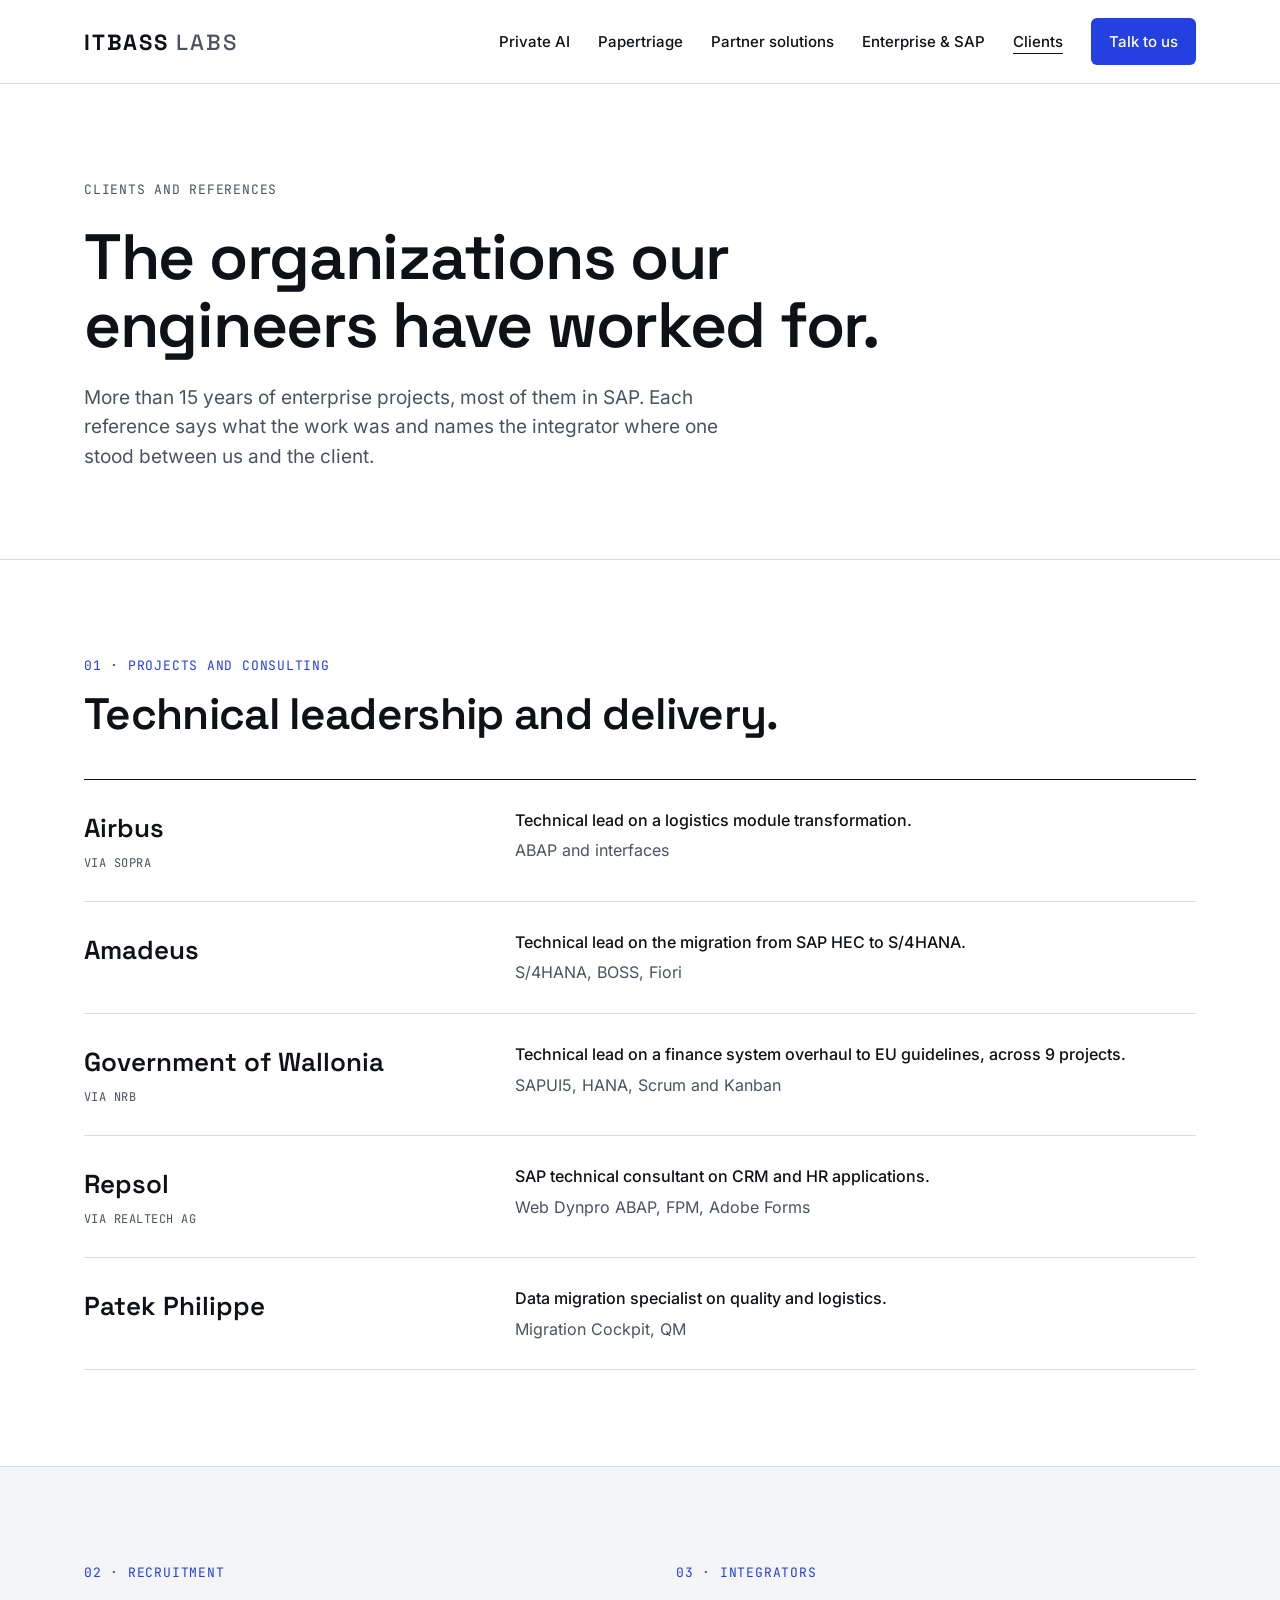
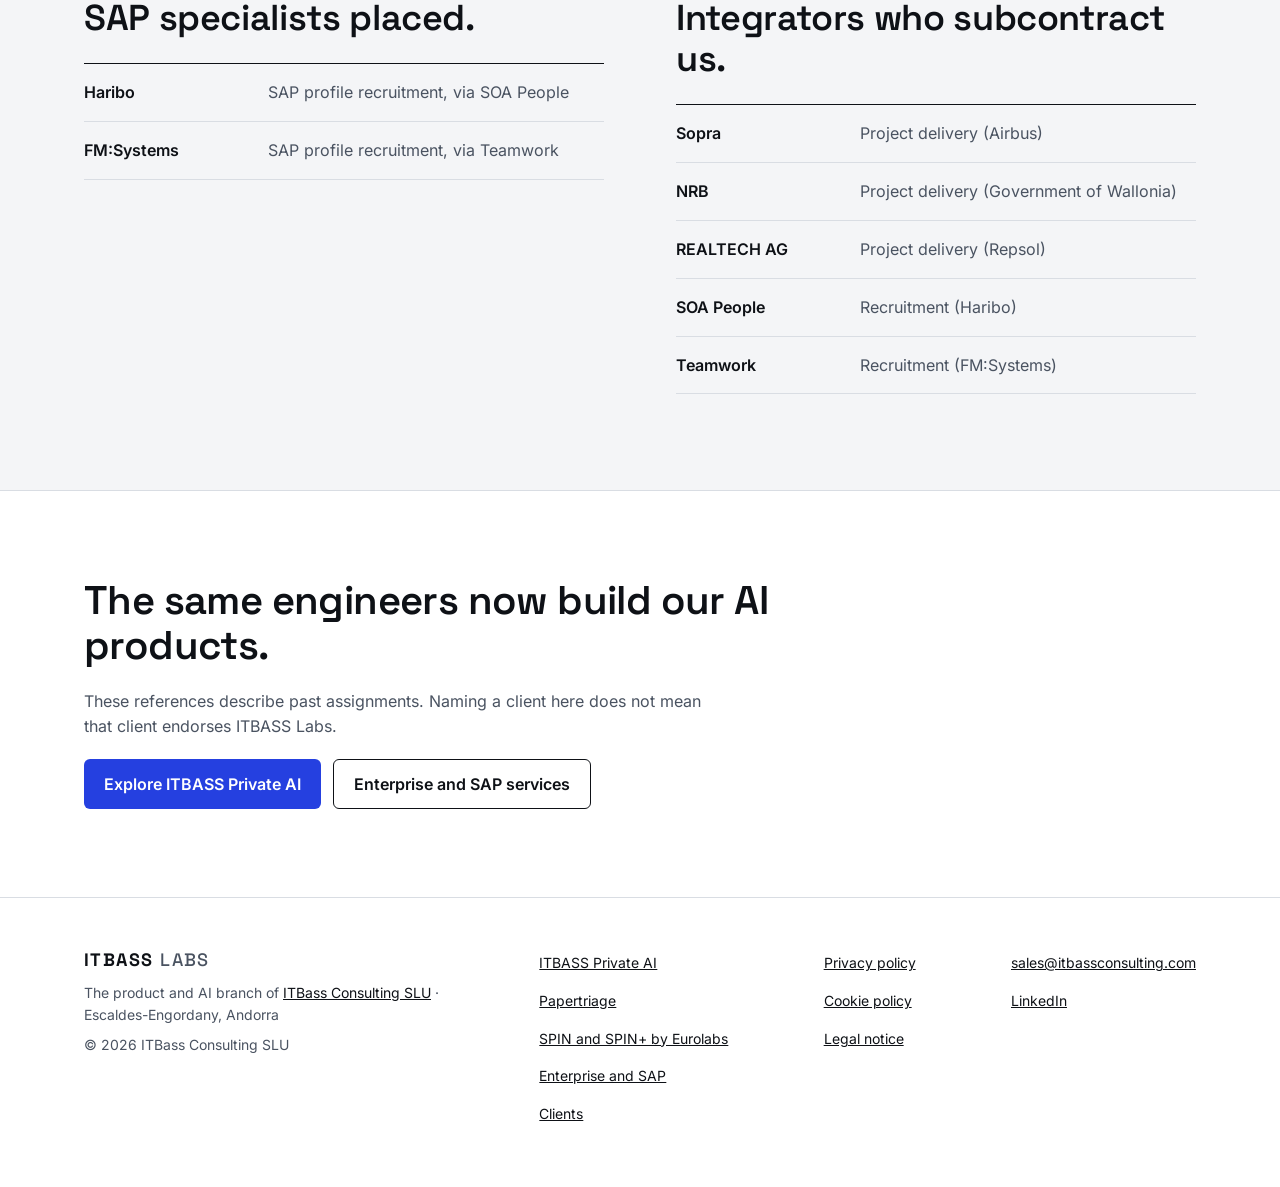
<file: clients/index.html>
<!doctype html>
<html lang="en">
<head>
<meta charset="utf-8">
<meta name="viewport" content="width=device-width, initial-scale=1">
<title>Clients and references | ITBASS Labs</title>
<meta name="description" content="Organizations our engineers have worked for, with the work done and the integrator named where one applies.">
<link rel="canonical" href="https://itbasslabs.com/clients/">
<meta property="og:title" content="Clients and references | ITBASS Labs">
<meta property="og:description" content="Organizations our engineers have worked for, with the work done and the integrator named where one applies.">
<meta property="og:type" content="website">
<meta property="og:url" content="https://itbasslabs.com/clients/">
<link rel="icon" href="/favicon.svg" type="image/svg+xml">
<link rel="preload" href="/assets/fonts/inter-latin-wght-normal.woff2" as="font" type="font/woff2" crossorigin>
<link rel="stylesheet" href="/assets/site.css">
</head>
<body>
<div style="background: #FFFFFF; color: #0E1116; font-family: 'Inter', system-ui, sans-serif; font-size: 16px; line-height: 1.55">

<header style="border-bottom: 1px solid #D9DDE3">
<div style="max-width: 1160px; margin: 0 auto; padding: 18px 24px; display: flex; flex-wrap: wrap; align-items: center; justify-content: space-between; gap: 16px 32px">
<a href="/" style="font-family: 'Space Grotesk', sans-serif; font-weight: 700; font-size: 22px; letter-spacing: 0.08em; text-decoration: none; color: #0E1116">ITBASS <span style="font-weight: 500; color: #4A5361">LABS</span></a>
<nav aria-label="Main" style="display: flex; flex-wrap: wrap; align-items: center; gap: 8px 28px; font-size: 15px; font-weight: 500">
<a href="/private-ai/" style="text-decoration: none; padding: 12px 0">Private AI</a>
<a href="https://papertriage.com/" style="text-decoration: none; padding: 12px 0">Papertriage</a>
<a href="/partners/" style="text-decoration: none; padding: 12px 0">Partner solutions</a>
<a href="/enterprise/" style="text-decoration: none; padding: 12px 0">Enterprise &amp; SAP</a>
<a href="/clients/" aria-current="page" style="text-decoration: underline; text-underline-offset: 6px; padding: 12px 0">Clients</a>
<a href="/#contact" style="text-decoration: none; padding: 12px 18px; border-radius: 6px; color: #FFFFFF; background: #2540E0">Talk to us</a>
</nav>
</div>
</header>

<section style="border-bottom: 1px solid #D9DDE3">
<div style="max-width: 1160px; margin: 0 auto; padding: 96px 24px 88px; display: flex; flex-direction: column; gap: 24px">
<div style="font-family: 'JetBrains Mono', monospace; font-size: 13px; letter-spacing: 0.06em; text-transform: uppercase; color: #4A5361">Clients and references</div>
<h1 style="margin: 0; max-width: 940px; font-family: 'Space Grotesk', sans-serif; font-weight: 600; font-size: clamp(36px, 5.2vw, 64px); line-height: 1.05; letter-spacing: -0.02em">The organizations our engineers have worked for.</h1>
<p style="margin: 0; max-width: 680px; font-size: 19px; line-height: 1.55; color: #4A5361">More than 15 years of enterprise projects, most of them in SAP. Each reference says what the work was and names the integrator where one stood between us and the client.</p>
</div>
</section>

<section style="border-bottom: 1px solid #D9DDE3">
<div style="max-width: 1160px; margin: 0 auto; padding: 96px 24px; display: flex; flex-direction: column; gap: 40px">
<div style="display: flex; flex-direction: column; gap: 14px; max-width: 720px">
<div style="font-family: 'JetBrains Mono', monospace; font-size: 13px; letter-spacing: 0.06em; text-transform: uppercase; color: #2540E0">01 · Projects and consulting</div>
<h2 style="margin: 0; font-family: 'Space Grotesk', sans-serif; font-weight: 600; font-size: clamp(30px, 4vw, 44px); line-height: 1.1; letter-spacing: -0.015em">Technical leadership and delivery.</h2>
</div>
<div style="display: flex; flex-direction: column; border-top: 1px solid #0E1116">
<article style="display: flex; flex-wrap: wrap; gap: 8px 40px; padding: 28px 0; border-bottom: 1px solid #D9DDE3">
<div style="flex: 1 1 260px; min-width: 0; display: flex; flex-direction: column; gap: 6px">
<h3 style="margin: 0; font-family: 'Space Grotesk', sans-serif; font-weight: 600; font-size: 26px">Airbus</h3>
<div style="font-family: 'JetBrains Mono', monospace; font-size: 12px; letter-spacing: 0.04em; text-transform: uppercase; color: #4A5361">Via Sopra</div>
</div>
<div style="flex: 2 1 420px; min-width: 0; display: flex; flex-direction: column; gap: 6px">
<p style="margin: 0; font-weight: 500">Technical lead on a logistics module transformation.</p>
<p style="margin: 0; color: #4A5361">ABAP and interfaces</p>
</div>
</article>
<article style="display: flex; flex-wrap: wrap; gap: 8px 40px; padding: 28px 0; border-bottom: 1px solid #D9DDE3">
<div style="flex: 1 1 260px; min-width: 0; display: flex; flex-direction: column; gap: 6px">
<h3 style="margin: 0; font-family: 'Space Grotesk', sans-serif; font-weight: 600; font-size: 26px">Amadeus</h3>
</div>
<div style="flex: 2 1 420px; min-width: 0; display: flex; flex-direction: column; gap: 6px">
<p style="margin: 0; font-weight: 500">Technical lead on the migration from SAP HEC to S/4HANA.</p>
<p style="margin: 0; color: #4A5361">S/4HANA, BOSS, Fiori</p>
</div>
</article>
<article style="display: flex; flex-wrap: wrap; gap: 8px 40px; padding: 28px 0; border-bottom: 1px solid #D9DDE3">
<div style="flex: 1 1 260px; min-width: 0; display: flex; flex-direction: column; gap: 6px">
<h3 style="margin: 0; font-family: 'Space Grotesk', sans-serif; font-weight: 600; font-size: 26px">Government of Wallonia</h3>
<div style="font-family: 'JetBrains Mono', monospace; font-size: 12px; letter-spacing: 0.04em; text-transform: uppercase; color: #4A5361">Via NRB</div>
</div>
<div style="flex: 2 1 420px; min-width: 0; display: flex; flex-direction: column; gap: 6px">
<p style="margin: 0; font-weight: 500">Technical lead on a finance system overhaul to EU guidelines, across 9 projects.</p>
<p style="margin: 0; color: #4A5361">SAPUI5, HANA, Scrum and Kanban</p>
</div>
</article>
<article style="display: flex; flex-wrap: wrap; gap: 8px 40px; padding: 28px 0; border-bottom: 1px solid #D9DDE3">
<div style="flex: 1 1 260px; min-width: 0; display: flex; flex-direction: column; gap: 6px">
<h3 style="margin: 0; font-family: 'Space Grotesk', sans-serif; font-weight: 600; font-size: 26px">Repsol</h3>
<div style="font-family: 'JetBrains Mono', monospace; font-size: 12px; letter-spacing: 0.04em; text-transform: uppercase; color: #4A5361">Via REALTECH AG</div>
</div>
<div style="flex: 2 1 420px; min-width: 0; display: flex; flex-direction: column; gap: 6px">
<p style="margin: 0; font-weight: 500">SAP technical consultant on CRM and HR applications.</p>
<p style="margin: 0; color: #4A5361">Web Dynpro ABAP, FPM, Adobe Forms</p>
</div>
</article>
<article style="display: flex; flex-wrap: wrap; gap: 8px 40px; padding: 28px 0; border-bottom: 1px solid #D9DDE3">
<div style="flex: 1 1 260px; min-width: 0; display: flex; flex-direction: column; gap: 6px">
<h3 style="margin: 0; font-family: 'Space Grotesk', sans-serif; font-weight: 600; font-size: 26px">Patek Philippe</h3>
</div>
<div style="flex: 2 1 420px; min-width: 0; display: flex; flex-direction: column; gap: 6px">
<p style="margin: 0; font-weight: 500">Data migration specialist on quality and logistics.</p>
<p style="margin: 0; color: #4A5361">Migration Cockpit, QM</p>
</div>
</article>
</div>
</div>
</section>

<section style="border-bottom: 1px solid #D9DDE3; background: #F4F5F7">
<div style="max-width: 1160px; margin: 0 auto; padding: 96px 24px; display: flex; flex-wrap: wrap; gap: 48px 72px">
<div style="flex: 1 1 420px; min-width: 0; display: flex; flex-direction: column; gap: 24px">
<div style="display: flex; flex-direction: column; gap: 14px">
<div style="font-family: 'JetBrains Mono', monospace; font-size: 13px; letter-spacing: 0.06em; text-transform: uppercase; color: #2540E0">02 · Recruitment</div>
<h2 style="margin: 0; font-family: 'Space Grotesk', sans-serif; font-weight: 600; font-size: clamp(26px, 3.4vw, 36px); line-height: 1.15; letter-spacing: -0.01em">SAP specialists placed.</h2>
</div>
<dl style="margin: 0; border-top: 1px solid #0E1116">
<div style="display: flex; flex-wrap: wrap; gap: 4px 24px; padding: 16px 0; border-bottom: 1px solid #D9DDE3">
<dt style="flex: 0 0 160px; font-weight: 600">Haribo</dt>
<dd style="margin: 0; flex: 1 1 200px; color: #4A5361">SAP profile recruitment, via SOA People</dd>
</div>
<div style="display: flex; flex-wrap: wrap; gap: 4px 24px; padding: 16px 0; border-bottom: 1px solid #D9DDE3">
<dt style="flex: 0 0 160px; font-weight: 600">FM:Systems</dt>
<dd style="margin: 0; flex: 1 1 200px; color: #4A5361">SAP profile recruitment, via Teamwork</dd>
</div>
</dl>
</div>
<div style="flex: 1 1 420px; min-width: 0; display: flex; flex-direction: column; gap: 24px">
<div style="display: flex; flex-direction: column; gap: 14px">
<div style="font-family: 'JetBrains Mono', monospace; font-size: 13px; letter-spacing: 0.06em; text-transform: uppercase; color: #2540E0">03 · Integrators</div>
<h2 style="margin: 0; font-family: 'Space Grotesk', sans-serif; font-weight: 600; font-size: clamp(26px, 3.4vw, 36px); line-height: 1.15; letter-spacing: -0.01em">Integrators who subcontract us.</h2>
</div>
<dl style="margin: 0; border-top: 1px solid #0E1116">
<div style="display: flex; flex-wrap: wrap; gap: 4px 24px; padding: 16px 0; border-bottom: 1px solid #D9DDE3">
<dt style="flex: 0 0 160px; font-weight: 600">Sopra</dt>
<dd style="margin: 0; flex: 1 1 200px; color: #4A5361">Project delivery (Airbus)</dd>
</div>
<div style="display: flex; flex-wrap: wrap; gap: 4px 24px; padding: 16px 0; border-bottom: 1px solid #D9DDE3">
<dt style="flex: 0 0 160px; font-weight: 600">NRB</dt>
<dd style="margin: 0; flex: 1 1 200px; color: #4A5361">Project delivery (Government of Wallonia)</dd>
</div>
<div style="display: flex; flex-wrap: wrap; gap: 4px 24px; padding: 16px 0; border-bottom: 1px solid #D9DDE3">
<dt style="flex: 0 0 160px; font-weight: 600">REALTECH AG</dt>
<dd style="margin: 0; flex: 1 1 200px; color: #4A5361">Project delivery (Repsol)</dd>
</div>
<div style="display: flex; flex-wrap: wrap; gap: 4px 24px; padding: 16px 0; border-bottom: 1px solid #D9DDE3">
<dt style="flex: 0 0 160px; font-weight: 600">SOA People</dt>
<dd style="margin: 0; flex: 1 1 200px; color: #4A5361">Recruitment (Haribo)</dd>
</div>
<div style="display: flex; flex-wrap: wrap; gap: 4px 24px; padding: 16px 0; border-bottom: 1px solid #D9DDE3">
<dt style="flex: 0 0 160px; font-weight: 600">Teamwork</dt>
<dd style="margin: 0; flex: 1 1 200px; color: #4A5361">Recruitment (FM:Systems)</dd>
</div>
</dl>
</div>
</div>
</section>

<section id="contact" style="border-bottom: 1px solid #D9DDE3">
<div style="max-width: 1160px; margin: 0 auto; padding: 88px 24px; display: flex; flex-direction: column; align-items: flex-start; gap: 20px">
<h2 style="margin: 0; max-width: 760px; font-family: 'Space Grotesk', sans-serif; font-weight: 600; font-size: clamp(28px, 3.6vw, 40px); line-height: 1.12; letter-spacing: -0.015em">The same engineers now build our AI products.</h2>
<p style="margin: 0; max-width: 620px; color: #4A5361">These references describe past assignments. Naming a client here does not mean that client endorses ITBASS Labs.</p>
<div style="display: flex; flex-wrap: wrap; gap: 12px">
<a href="/private-ai/" style="display: inline-block; padding: 13px 20px; border-radius: 6px; font-weight: 600; text-decoration: none; color: #FFFFFF; background: #2540E0">Explore ITBASS Private AI</a>
<a href="/enterprise/" style="display: inline-block; padding: 12px 20px; border-radius: 6px; font-weight: 600; text-decoration: none; color: #0E1116; border: 1px solid #0E1116">Enterprise and SAP services</a>
</div>
</div>
</section>

<footer>
<div style="max-width: 1160px; margin: 0 auto; padding: 48px 24px 56px; display: flex; flex-wrap: wrap; justify-content: space-between; gap: 32px 56px; font-size: 14px; color: #4A5361">
<div style="display: flex; flex-direction: column; gap: 8px; flex: 0 1 360px">
<div style="font-family: 'Space Grotesk', sans-serif; font-weight: 700; font-size: 18px; letter-spacing: 0.08em; color: #0E1116">ITBASS <span style="font-weight: 500; color: #4A5361">LABS</span></div>
<div>The product and AI branch of <a href="https://itbassconsulting.com/">ITBass Consulting SLU</a> · Escaldes-Engordany, Andorra</div>
<div>© 2026 ITBass Consulting SLU</div>
</div>
<nav aria-label="Products" style="display: flex; flex-direction: column; gap: 4px">
<a href="/private-ai/" style="padding: 6px 0">ITBASS Private AI</a>
<a href="https://papertriage.com/" style="padding: 6px 0">Papertriage</a>
<a href="/partners/" style="padding: 6px 0">SPIN and SPIN+ by Eurolabs</a>
<a href="/enterprise/" style="padding: 6px 0">Enterprise and SAP</a>
<a href="/clients/" style="padding: 6px 0">Clients</a>
</nav>
<nav aria-label="Legal" style="display: flex; flex-direction: column; gap: 4px">
<a href="/legal/#privacy" style="padding: 6px 0">Privacy policy</a>
<a href="/legal/#cookies" style="padding: 6px 0">Cookie policy</a>
<a href="/legal/" style="padding: 6px 0">Legal notice</a>
</nav>
<nav aria-label="Contact" style="display: flex; flex-direction: column; gap: 4px">
<a href="mailto:sales@itbassconsulting.com" style="padding: 6px 0">sales@itbassconsulting.com</a>
<a href="https://www.linkedin.com/company/itbass-consulting/" rel="noopener" style="padding: 6px 0">LinkedIn</a>
</nav>
</div>
</footer>

</div>
<script src="/assets/site.js" defer></script>
</body>
</html>
</file>
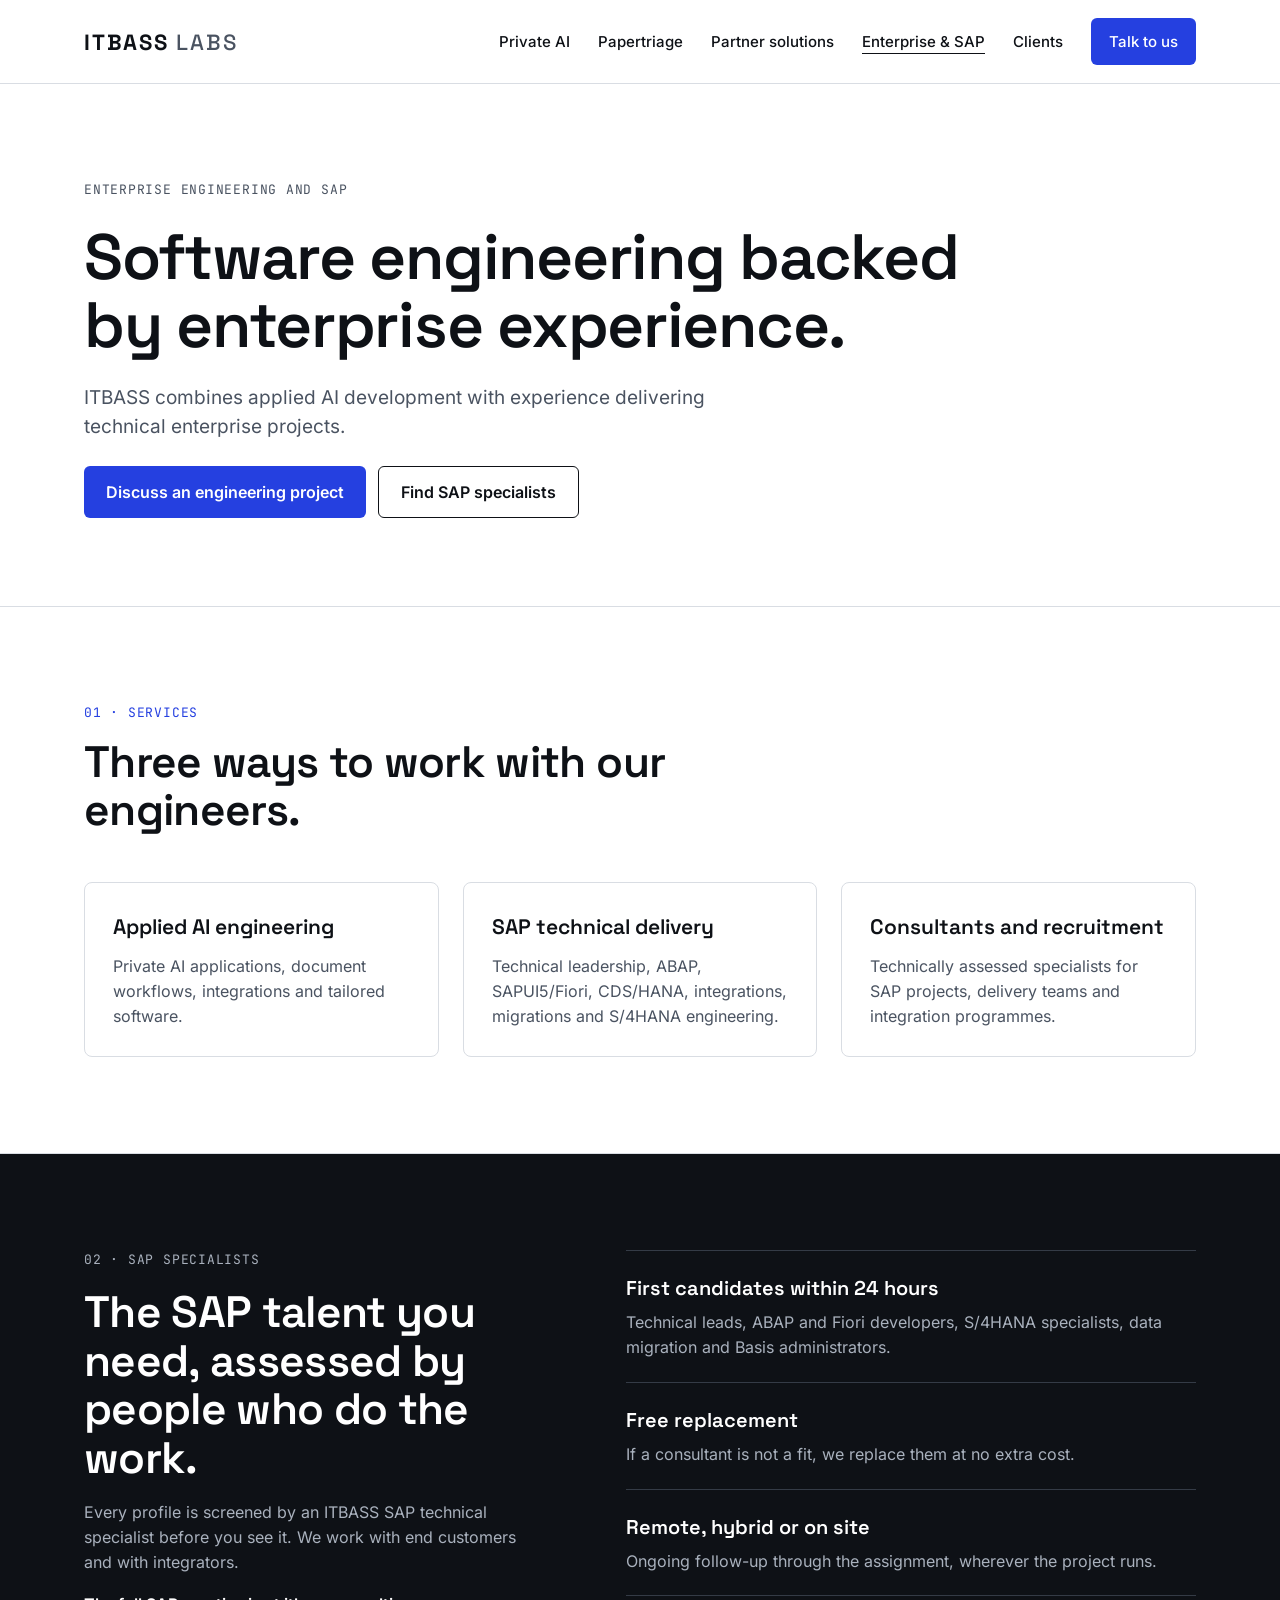
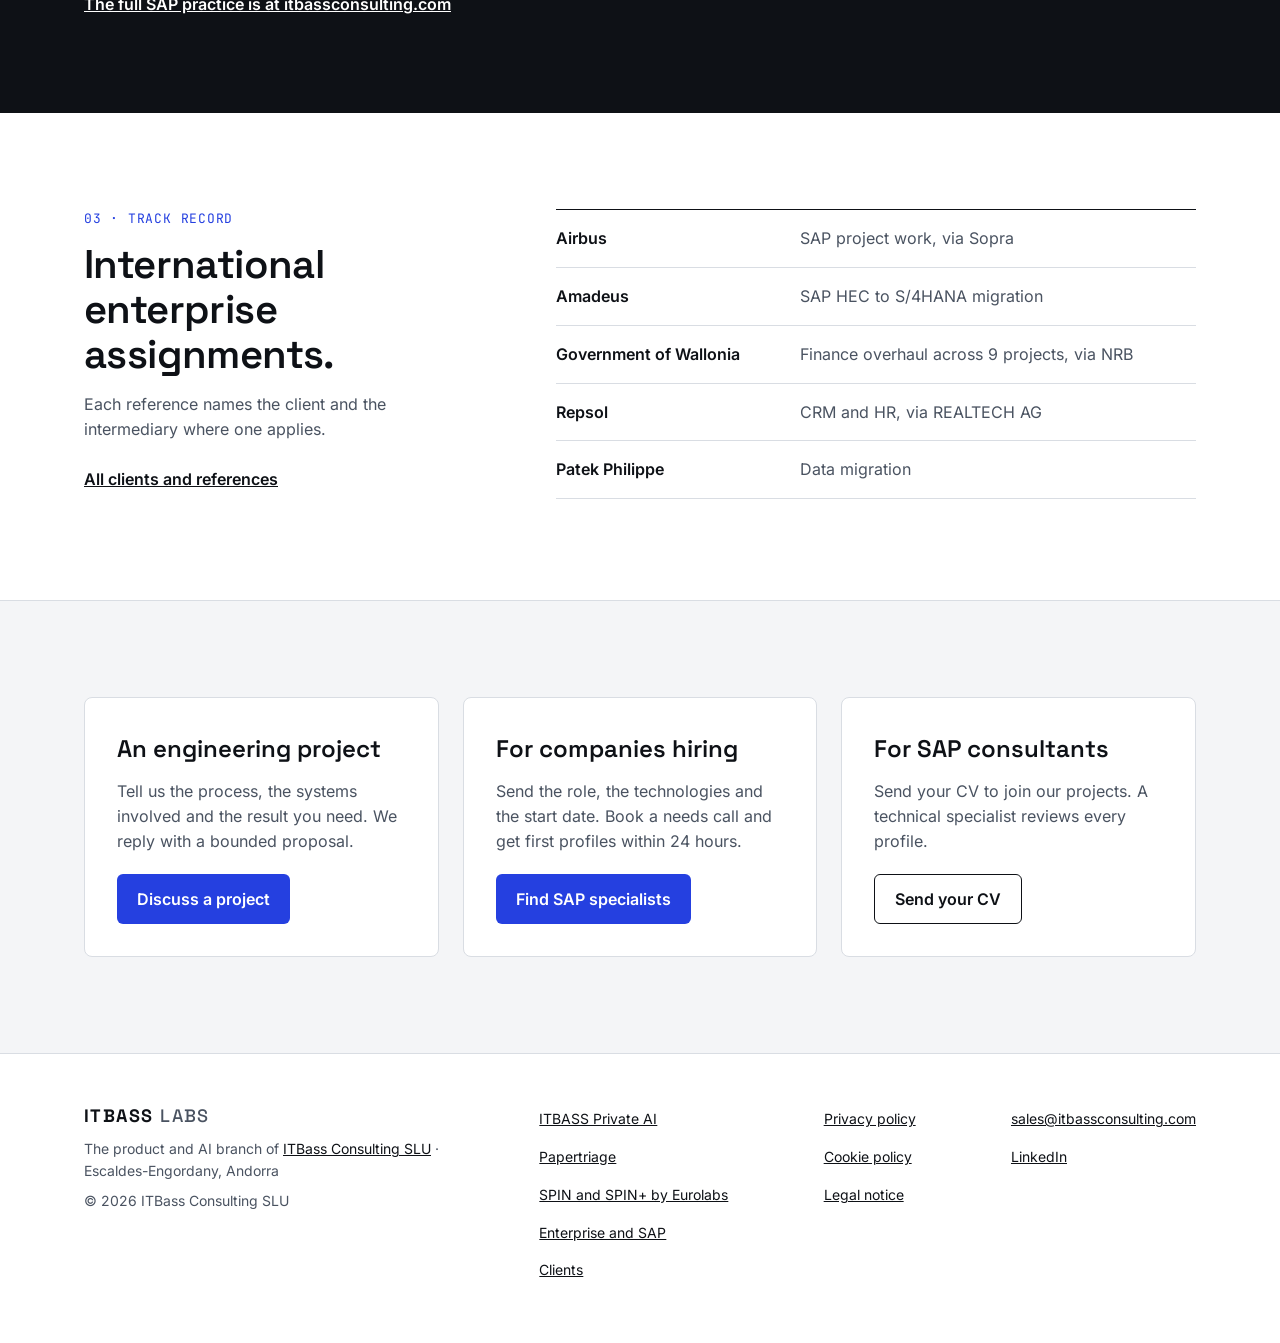
<file: enterprise/index.html>
<!doctype html>
<html lang="en">
<head>
<meta charset="utf-8">
<meta name="viewport" content="width=device-width, initial-scale=1">
<title>Enterprise engineering and SAP | ITBASS Labs</title>
<meta name="description" content="Applied AI engineering, SAP technical delivery and technically assessed SAP specialists.">
<link rel="canonical" href="https://itbasslabs.com/enterprise/">
<meta property="og:title" content="Enterprise engineering and SAP | ITBASS Labs">
<meta property="og:description" content="Applied AI engineering, SAP technical delivery and technically assessed SAP specialists.">
<meta property="og:type" content="website">
<meta property="og:url" content="https://itbasslabs.com/enterprise/">
<link rel="icon" href="/favicon.svg" type="image/svg+xml">
<link rel="preload" href="/assets/fonts/inter-latin-wght-normal.woff2" as="font" type="font/woff2" crossorigin>
<link rel="stylesheet" href="/assets/site.css">
</head>
<body>
<div style="background: #FFFFFF; color: #0E1116; font-family: 'Inter', system-ui, sans-serif; font-size: 16px; line-height: 1.55">

<header style="border-bottom: 1px solid #D9DDE3">
<div style="max-width: 1160px; margin: 0 auto; padding: 18px 24px; display: flex; flex-wrap: wrap; align-items: center; justify-content: space-between; gap: 16px 32px">
<a href="/" style="font-family: 'Space Grotesk', sans-serif; font-weight: 700; font-size: 22px; letter-spacing: 0.08em; text-decoration: none; color: #0E1116">ITBASS <span style="font-weight: 500; color: #4A5361">LABS</span></a>
<nav aria-label="Main" style="display: flex; flex-wrap: wrap; align-items: center; gap: 8px 28px; font-size: 15px; font-weight: 500">
<a href="/private-ai/" style="text-decoration: none; padding: 12px 0">Private AI</a>
<a href="https://papertriage.com/" style="text-decoration: none; padding: 12px 0">Papertriage</a>
<a href="/partners/" style="text-decoration: none; padding: 12px 0">Partner solutions</a>
<a href="/enterprise/" aria-current="page" style="text-decoration: underline; text-underline-offset: 6px; padding: 12px 0">Enterprise &amp; SAP</a>
<a href="/clients/" style="text-decoration: none; padding: 12px 0">Clients</a>
<a href="#contact" style="text-decoration: none; padding: 12px 18px; border-radius: 6px; color: #FFFFFF; background: #2540E0">Talk to us</a>
</nav>
</div>
</header>

<section style="border-bottom: 1px solid #D9DDE3">
<div style="max-width: 1160px; margin: 0 auto; padding: 96px 24px 88px; display: flex; flex-direction: column; gap: 24px">
<div style="font-family: 'JetBrains Mono', monospace; font-size: 13px; letter-spacing: 0.06em; text-transform: uppercase; color: #4A5361">Enterprise engineering and SAP</div>
<h1 style="margin: 0; max-width: 940px; font-family: 'Space Grotesk', sans-serif; font-weight: 600; font-size: clamp(36px, 5.2vw, 64px); line-height: 1.05; letter-spacing: -0.02em">Software engineering backed by enterprise experience.</h1>
<p style="margin: 0; max-width: 660px; font-size: 19px; line-height: 1.55; color: #4A5361">ITBASS combines applied AI development with experience delivering technical enterprise projects.</p>
<div style="display: flex; flex-wrap: wrap; gap: 12px">
<a href="#contact" style="display: inline-block; padding: 14px 22px; border-radius: 6px; font-weight: 600; text-decoration: none; color: #FFFFFF; background: #2540E0">Discuss an engineering project</a>
<a href="#specialists" style="display: inline-block; padding: 13px 22px; border-radius: 6px; font-weight: 600; text-decoration: none; color: #0E1116; border: 1px solid #0E1116">Find SAP specialists</a>
</div>
</div>
</section>

<section style="border-bottom: 1px solid #D9DDE3">
<div style="max-width: 1160px; margin: 0 auto; padding: 96px 24px; display: flex; flex-direction: column; gap: 48px">
<div style="display: flex; flex-direction: column; gap: 14px; max-width: 720px">
<div style="font-family: 'JetBrains Mono', monospace; font-size: 13px; letter-spacing: 0.06em; text-transform: uppercase; color: #2540E0">01 · Services</div>
<h2 style="margin: 0; font-family: 'Space Grotesk', sans-serif; font-weight: 600; font-size: clamp(30px, 4vw, 44px); line-height: 1.1; letter-spacing: -0.015em">Three ways to work with our engineers.</h2>
</div>
<div style="display: flex; flex-wrap: wrap; gap: 24px">
<article style="flex: 1 1 300px; min-width: 0; border: 1px solid #D9DDE3; border-radius: 8px; padding: 28px; display: flex; flex-direction: column; gap: 10px">
<h3 style="margin: 0; font-family: 'Space Grotesk', sans-serif; font-weight: 600; font-size: 21px">Applied AI engineering</h3>
<p style="margin: 0; color: #4A5361">Private AI applications, document workflows, integrations and tailored software.</p>
</article>
<article style="flex: 1 1 300px; min-width: 0; border: 1px solid #D9DDE3; border-radius: 8px; padding: 28px; display: flex; flex-direction: column; gap: 10px">
<h3 style="margin: 0; font-family: 'Space Grotesk', sans-serif; font-weight: 600; font-size: 21px">SAP technical delivery</h3>
<p style="margin: 0; color: #4A5361">Technical leadership, ABAP, SAPUI5/Fiori, CDS/HANA, integrations, migrations and S/4HANA engineering.</p>
</article>
<article style="flex: 1 1 300px; min-width: 0; border: 1px solid #D9DDE3; border-radius: 8px; padding: 28px; display: flex; flex-direction: column; gap: 10px">
<h3 style="margin: 0; font-family: 'Space Grotesk', sans-serif; font-weight: 600; font-size: 21px">Consultants and recruitment</h3>
<p style="margin: 0; color: #4A5361">Technically assessed specialists for SAP projects, delivery teams and integration programmes.</p>
</article>
</div>
</div>
</section>

<section id="specialists" style="background: #0E1116; color: #E8EAEE">
<div style="max-width: 1160px; margin: 0 auto; padding: 96px 24px; display: flex; flex-wrap: wrap; gap: 48px 72px">
<div style="flex: 1 1 380px; min-width: 0; display: flex; flex-direction: column; gap: 18px">
<div style="font-family: 'JetBrains Mono', monospace; font-size: 13px; letter-spacing: 0.06em; text-transform: uppercase; color: #A9B1BD">02 · SAP specialists</div>
<h2 style="margin: 0; font-family: 'Space Grotesk', sans-serif; font-weight: 600; font-size: clamp(30px, 4vw, 44px); line-height: 1.1; letter-spacing: -0.015em; color: #FFFFFF">The SAP talent you need, assessed by people who do the work.</h2>
<p style="margin: 0; color: #A9B1BD; max-width: 460px">Every profile is screened by an ITBASS SAP technical specialist before you see it. We work with end customers and with integrators.</p>
<p style="margin: 0"><a href="https://itbassconsulting.com/" style="color: #FFFFFF; font-weight: 600">The full SAP practice is at itbassconsulting.com</a></p>
</div>
<ul style="flex: 1 1 480px; min-width: 0; margin: 0; padding: 0; list-style: none; display: flex; flex-direction: column">
<li style="padding: 22px 0; border-top: 1px solid #343B46; display: flex; flex-direction: column; gap: 6px">
<h3 style="margin: 0; font-family: 'Space Grotesk', sans-serif; font-weight: 600; font-size: 20px; color: #FFFFFF">First candidates within 24 hours</h3>
<p style="margin: 0; color: #A9B1BD">Technical leads, ABAP and Fiori developers, S/4HANA specialists, data migration and Basis administrators.</p>
</li>
<li style="padding: 22px 0; border-top: 1px solid #343B46; display: flex; flex-direction: column; gap: 6px">
<h3 style="margin: 0; font-family: 'Space Grotesk', sans-serif; font-weight: 600; font-size: 20px; color: #FFFFFF">Free replacement</h3>
<p style="margin: 0; color: #A9B1BD">If a consultant is not a fit, we replace them at no extra cost.</p>
</li>
<li style="padding: 22px 0; border-top: 1px solid #343B46; border-bottom: 1px solid #343B46; display: flex; flex-direction: column; gap: 6px">
<h3 style="margin: 0; font-family: 'Space Grotesk', sans-serif; font-weight: 600; font-size: 20px; color: #FFFFFF">Remote, hybrid or on site</h3>
<p style="margin: 0; color: #A9B1BD">Ongoing follow-up through the assignment, wherever the project runs.</p>
</li>
</ul>
</div>
</section>

<section style="border-bottom: 1px solid #D9DDE3">
<div style="max-width: 1160px; margin: 0 auto; padding: 96px 24px; display: flex; flex-wrap: wrap; gap: 40px 72px">
<div style="flex: 1 1 320px; min-width: 0; display: flex; flex-direction: column; gap: 14px">
<div style="font-family: 'JetBrains Mono', monospace; font-size: 13px; letter-spacing: 0.06em; text-transform: uppercase; color: #2540E0">03 · Track record</div>
<h2 style="margin: 0; font-family: 'Space Grotesk', sans-serif; font-weight: 600; font-size: clamp(28px, 3.6vw, 40px); line-height: 1.12; letter-spacing: -0.015em">International enterprise assignments.</h2>
<p style="margin: 0; color: #4A5361">Each reference names the client and the intermediary where one applies.</p>
<div><a href="/clients/" style="display: inline-block; padding: 12px 0; font-weight: 600">All clients and references</a></div>
</div>
<dl style="flex: 1 1 560px; min-width: 0; margin: 0; border-top: 1px solid #0E1116">
<div style="display: flex; flex-wrap: wrap; gap: 4px 24px; padding: 16px 0; border-bottom: 1px solid #D9DDE3">
<dt style="flex: 0 0 220px; font-weight: 600">Airbus</dt>
<dd style="margin: 0; flex: 1 1 260px; color: #4A5361">SAP project work, via Sopra</dd>
</div>
<div style="display: flex; flex-wrap: wrap; gap: 4px 24px; padding: 16px 0; border-bottom: 1px solid #D9DDE3">
<dt style="flex: 0 0 220px; font-weight: 600">Amadeus</dt>
<dd style="margin: 0; flex: 1 1 260px; color: #4A5361">SAP HEC to S/4HANA migration</dd>
</div>
<div style="display: flex; flex-wrap: wrap; gap: 4px 24px; padding: 16px 0; border-bottom: 1px solid #D9DDE3">
<dt style="flex: 0 0 220px; font-weight: 600">Government of Wallonia</dt>
<dd style="margin: 0; flex: 1 1 260px; color: #4A5361">Finance overhaul across 9 projects, via NRB</dd>
</div>
<div style="display: flex; flex-wrap: wrap; gap: 4px 24px; padding: 16px 0; border-bottom: 1px solid #D9DDE3">
<dt style="flex: 0 0 220px; font-weight: 600">Repsol</dt>
<dd style="margin: 0; flex: 1 1 260px; color: #4A5361">CRM and HR, via REALTECH AG</dd>
</div>
<div style="display: flex; flex-wrap: wrap; gap: 4px 24px; padding: 16px 0; border-bottom: 1px solid #D9DDE3">
<dt style="flex: 0 0 220px; font-weight: 600">Patek Philippe</dt>
<dd style="margin: 0; flex: 1 1 260px; color: #4A5361">Data migration</dd>
</div>
</dl>
</div>
</section>

<section id="contact" style="background: #F4F5F7; border-bottom: 1px solid #D9DDE3">
<div style="max-width: 1160px; margin: 0 auto; padding: 96px 24px; display: flex; flex-wrap: wrap; gap: 24px">
<article style="flex: 1 1 320px; min-width: 0; background: #FFFFFF; border: 1px solid #D9DDE3; border-radius: 8px; padding: 32px; display: flex; flex-direction: column; gap: 12px">
<h2 style="margin: 0; font-family: 'Space Grotesk', sans-serif; font-weight: 600; font-size: 24px">An engineering project</h2>
<p style="margin: 0; color: #4A5361">Tell us the process, the systems involved and the result you need. We reply with a bounded proposal.</p>
<div style="margin-top: auto; padding-top: 8px"><a href="mailto:sales@itbassconsulting.com?subject=Engineering%20project" style="display: inline-block; padding: 13px 20px; border-radius: 6px; font-weight: 600; text-decoration: none; color: #FFFFFF; background: #2540E0">Discuss a project</a></div>
</article>
<article style="flex: 1 1 320px; min-width: 0; background: #FFFFFF; border: 1px solid #D9DDE3; border-radius: 8px; padding: 32px; display: flex; flex-direction: column; gap: 12px">
<h2 style="margin: 0; font-family: 'Space Grotesk', sans-serif; font-weight: 600; font-size: 24px">For companies hiring</h2>
<p style="margin: 0; color: #4A5361">Send the role, the technologies and the start date. Book a needs call and get first profiles within 24 hours.</p>
<div style="margin-top: auto; padding-top: 8px"><a href="mailto:sales@itbassconsulting.com?subject=SAP%20specialists" style="display: inline-block; padding: 13px 20px; border-radius: 6px; font-weight: 600; text-decoration: none; color: #FFFFFF; background: #2540E0">Find SAP specialists</a></div>
</article>
<article style="flex: 1 1 320px; min-width: 0; background: #FFFFFF; border: 1px solid #D9DDE3; border-radius: 8px; padding: 32px; display: flex; flex-direction: column; gap: 12px">
<h2 style="margin: 0; font-family: 'Space Grotesk', sans-serif; font-weight: 600; font-size: 24px">For SAP consultants</h2>
<p style="margin: 0; color: #4A5361">Send your CV to join our projects. A technical specialist reviews every profile.</p>
<div style="margin-top: auto; padding-top: 8px"><a href="mailto:sales@itbassconsulting.com?subject=CV" style="display: inline-block; padding: 12px 20px; border-radius: 6px; font-weight: 600; text-decoration: none; color: #0E1116; border: 1px solid #0E1116">Send your CV</a></div>
</article>
</div>
</section>

<footer>
<div style="max-width: 1160px; margin: 0 auto; padding: 48px 24px 56px; display: flex; flex-wrap: wrap; justify-content: space-between; gap: 32px 56px; font-size: 14px; color: #4A5361">
<div style="display: flex; flex-direction: column; gap: 8px; flex: 0 1 360px">
<div style="font-family: 'Space Grotesk', sans-serif; font-weight: 700; font-size: 18px; letter-spacing: 0.08em; color: #0E1116">ITBASS <span style="font-weight: 500; color: #4A5361">LABS</span></div>
<div>The product and AI branch of <a href="https://itbassconsulting.com/">ITBass Consulting SLU</a> · Escaldes-Engordany, Andorra</div>
<div>© 2026 ITBass Consulting SLU</div>
</div>
<nav aria-label="Products" style="display: flex; flex-direction: column; gap: 4px">
<a href="/private-ai/" style="padding: 6px 0">ITBASS Private AI</a>
<a href="https://papertriage.com/" style="padding: 6px 0">Papertriage</a>
<a href="/partners/" style="padding: 6px 0">SPIN and SPIN+ by Eurolabs</a>
<a href="/enterprise/" style="padding: 6px 0">Enterprise and SAP</a>
<a href="/clients/" style="padding: 6px 0">Clients</a>
</nav>
<nav aria-label="Legal" style="display: flex; flex-direction: column; gap: 4px">
<a href="/legal/#privacy" style="padding: 6px 0">Privacy policy</a>
<a href="/legal/#cookies" style="padding: 6px 0">Cookie policy</a>
<a href="/legal/" style="padding: 6px 0">Legal notice</a>
</nav>
<nav aria-label="Contact" style="display: flex; flex-direction: column; gap: 4px">
<a href="mailto:sales@itbassconsulting.com" style="padding: 6px 0">sales@itbassconsulting.com</a>
<a href="https://www.linkedin.com/company/itbass-consulting/" rel="noopener" style="padding: 6px 0">LinkedIn</a>
</nav>
</div>
</footer>

</div>
<script src="/assets/site.js" defer></script>
</body>
</html>
</file>
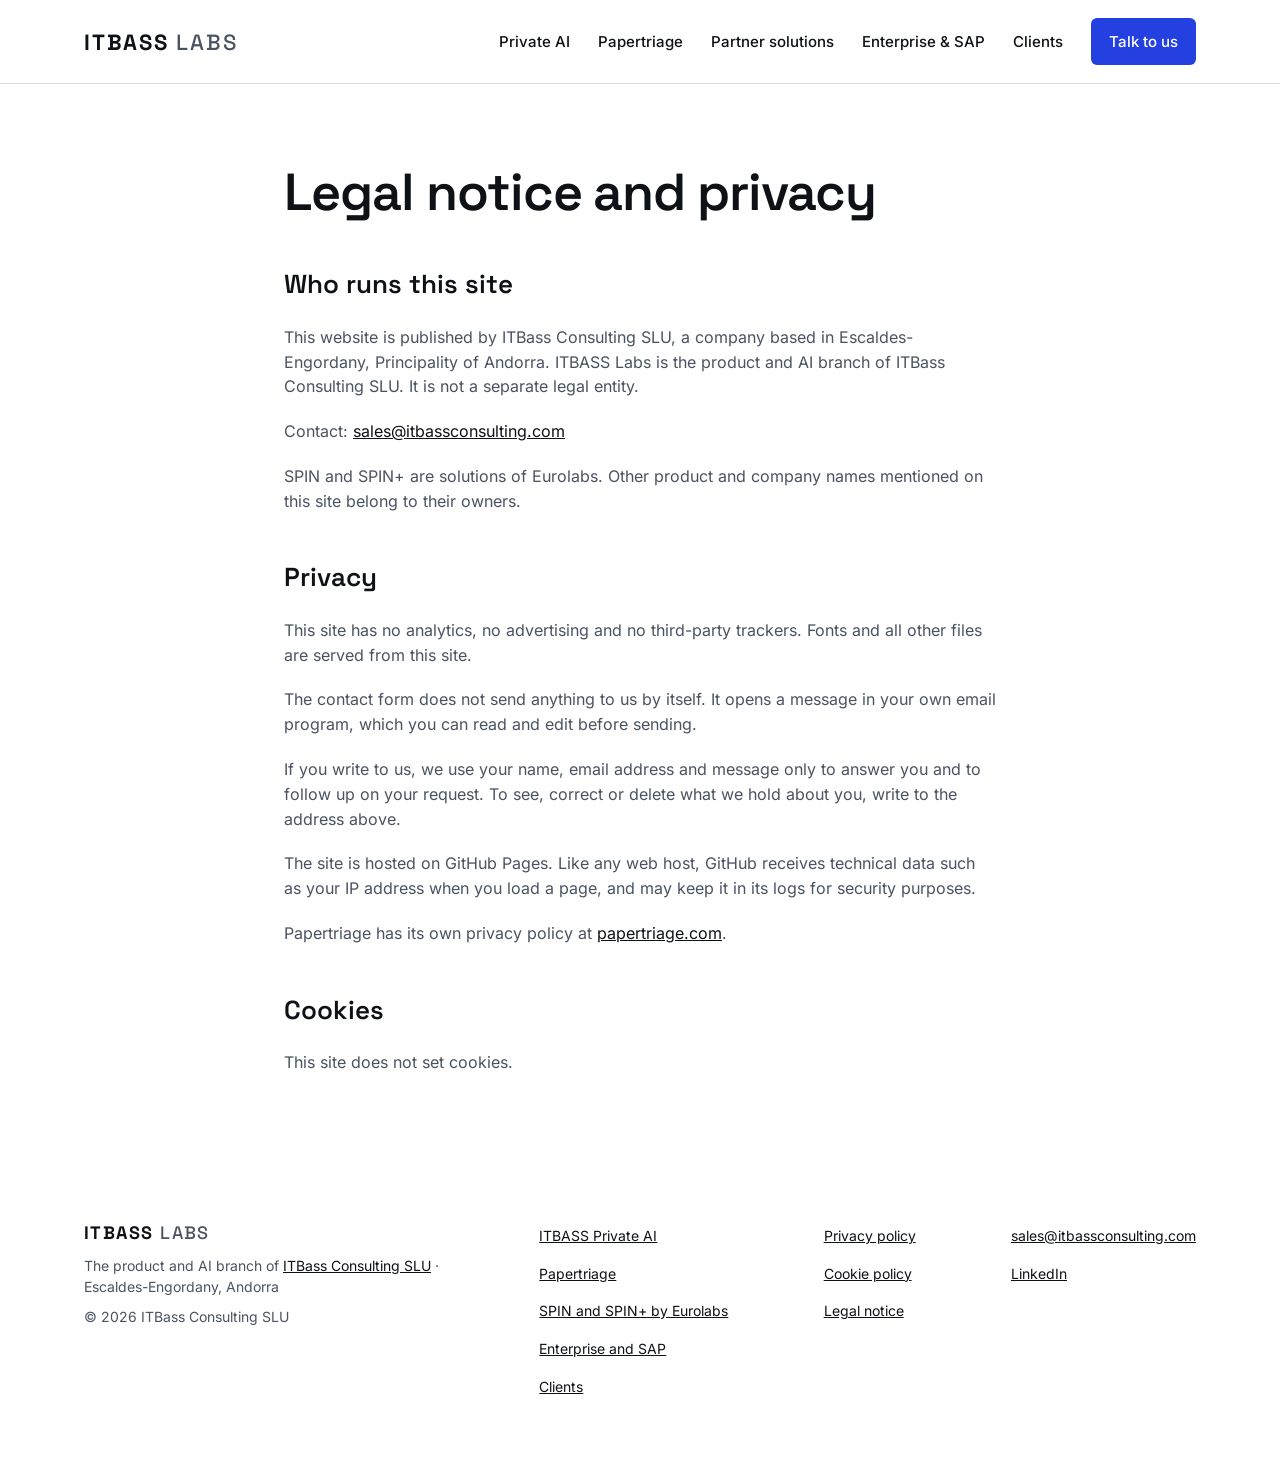
<file: legal/index.html>
<!doctype html>
<html lang="en">
<head>
<meta charset="utf-8">
<meta name="viewport" content="width=device-width, initial-scale=1">
<title>Legal notice and privacy | ITBASS Labs</title>
<meta name="description" content="Who runs itbasslabs.com and how it handles personal data.">
<link rel="canonical" href="https://itbasslabs.com/legal/">
<meta property="og:title" content="Legal notice and privacy | ITBASS Labs">
<meta property="og:description" content="Who runs itbasslabs.com and how it handles personal data.">
<meta property="og:type" content="website">
<meta property="og:url" content="https://itbasslabs.com/legal/">
<link rel="icon" href="/favicon.svg" type="image/svg+xml">
<link rel="preload" href="/assets/fonts/inter-latin-wght-normal.woff2" as="font" type="font/woff2" crossorigin>
<link rel="stylesheet" href="/assets/site.css">
</head>
<body>
<div style="background: #FFFFFF; color: #0E1116; font-family: 'Inter', system-ui, sans-serif; font-size: 16px; line-height: 1.55">
<header style="border-bottom: 1px solid #D9DDE3">
<div style="max-width: 1160px; margin: 0 auto; padding: 18px 24px; display: flex; flex-wrap: wrap; align-items: center; justify-content: space-between; gap: 16px 32px">
<a href="/" style="font-family: 'Space Grotesk', sans-serif; font-weight: 700; font-size: 22px; letter-spacing: 0.08em; text-decoration: none; color: #0E1116">ITBASS <span style="font-weight: 500; color: #4A5361">LABS</span></a>
<nav aria-label="Main" style="display: flex; flex-wrap: wrap; align-items: center; gap: 8px 28px; font-size: 15px; font-weight: 500">
<a href="/private-ai/" style="text-decoration: none; padding: 12px 0">Private AI</a>
<a href="https://papertriage.com/" style="text-decoration: none; padding: 12px 0">Papertriage</a>
<a href="/partners/" style="text-decoration: none; padding: 12px 0">Partner solutions</a>
<a href="/enterprise/" style="text-decoration: none; padding: 12px 0">Enterprise &amp; SAP</a>
<a href="/clients/" style="text-decoration: none; padding: 12px 0">Clients</a>
<a href="/#contact" style="text-decoration: none; padding: 12px 18px; border-radius: 6px; color: #FFFFFF; background: #2540E0">Talk to us</a>
</nav>
</div>
</header>

<main style="max-width: 760px; margin: 0 auto; padding: 80px 24px 96px; display: flex; flex-direction: column; gap: 20px">
<h1 style="margin: 0; font-family: 'Space Grotesk', sans-serif; font-weight: 600; font-size: clamp(34px, 5vw, 52px); line-height: 1.08; letter-spacing: -0.02em">Legal notice and privacy</h1>
<h2 id="legal" style="margin: 24px 0 0; font-family: 'Space Grotesk', sans-serif; font-weight: 600; font-size: 26px">Who runs this site</h2>
<p style="margin: 0; color: #4A5361">This website is published by ITBass Consulting SLU, a company based in Escaldes-Engordany, Principality of Andorra. ITBASS Labs is the product and AI branch of ITBass Consulting SLU. It is not a separate legal entity.</p>
<p style="margin: 0; color: #4A5361">Contact: <a href="mailto:sales@itbassconsulting.com">sales@itbassconsulting.com</a></p>
<p style="margin: 0; color: #4A5361">SPIN and SPIN+ are solutions of Eurolabs. Other product and company names mentioned on this site belong to their owners.</p>
<h2 id="privacy" style="margin: 24px 0 0; font-family: 'Space Grotesk', sans-serif; font-weight: 600; font-size: 26px">Privacy</h2>
<p style="margin: 0; color: #4A5361">This site has no analytics, no advertising and no third-party trackers. Fonts and all other files are served from this site.</p>
<p style="margin: 0; color: #4A5361">The contact form does not send anything to us by itself. It opens a message in your own email program, which you can read and edit before sending.</p>
<p style="margin: 0; color: #4A5361">If you write to us, we use your name, email address and message only to answer you and to follow up on your request. To see, correct or delete what we hold about you, write to the address above.</p>
<p style="margin: 0; color: #4A5361">The site is hosted on GitHub Pages. Like any web host, GitHub receives technical data such as your IP address when you load a page, and may keep it in its logs for security purposes.</p>
<p style="margin: 0; color: #4A5361">Papertriage has its own privacy policy at <a href="https://papertriage.com/">papertriage.com</a>.</p>
<h2 id="cookies" style="margin: 24px 0 0; font-family: 'Space Grotesk', sans-serif; font-weight: 600; font-size: 26px">Cookies</h2>
<p style="margin: 0; color: #4A5361">This site does not set cookies.</p>
</main>

<footer>
<div style="max-width: 1160px; margin: 0 auto; padding: 48px 24px 56px; display: flex; flex-wrap: wrap; justify-content: space-between; gap: 32px 56px; font-size: 14px; color: #4A5361">
<div style="display: flex; flex-direction: column; gap: 8px; flex: 0 1 360px">
<div style="font-family: 'Space Grotesk', sans-serif; font-weight: 700; font-size: 18px; letter-spacing: 0.08em; color: #0E1116">ITBASS <span style="font-weight: 500; color: #4A5361">LABS</span></div>
<div>The product and AI branch of <a href="https://itbassconsulting.com/">ITBass Consulting SLU</a> · Escaldes-Engordany, Andorra</div>
<div>© 2026 ITBass Consulting SLU</div>
</div>
<nav aria-label="Products" style="display: flex; flex-direction: column; gap: 4px">
<a href="/private-ai/" style="padding: 6px 0">ITBASS Private AI</a>
<a href="https://papertriage.com/" style="padding: 6px 0">Papertriage</a>
<a href="/partners/" style="padding: 6px 0">SPIN and SPIN+ by Eurolabs</a>
<a href="/enterprise/" style="padding: 6px 0">Enterprise and SAP</a>
<a href="/clients/" style="padding: 6px 0">Clients</a>
</nav>
<nav aria-label="Legal" style="display: flex; flex-direction: column; gap: 4px">
<a href="/legal/#privacy" style="padding: 6px 0">Privacy policy</a>
<a href="/legal/#cookies" style="padding: 6px 0">Cookie policy</a>
<a href="/legal/" style="padding: 6px 0">Legal notice</a>
</nav>
<nav aria-label="Contact" style="display: flex; flex-direction: column; gap: 4px">
<a href="mailto:sales@itbassconsulting.com" style="padding: 6px 0">sales@itbassconsulting.com</a>
<a href="https://www.linkedin.com/company/itbass-consulting/" rel="noopener" style="padding: 6px 0">LinkedIn</a>
</nav>
</div>
</footer>
</div>
<script src="/assets/site.js" defer></script>
</body>
</html>
</file>
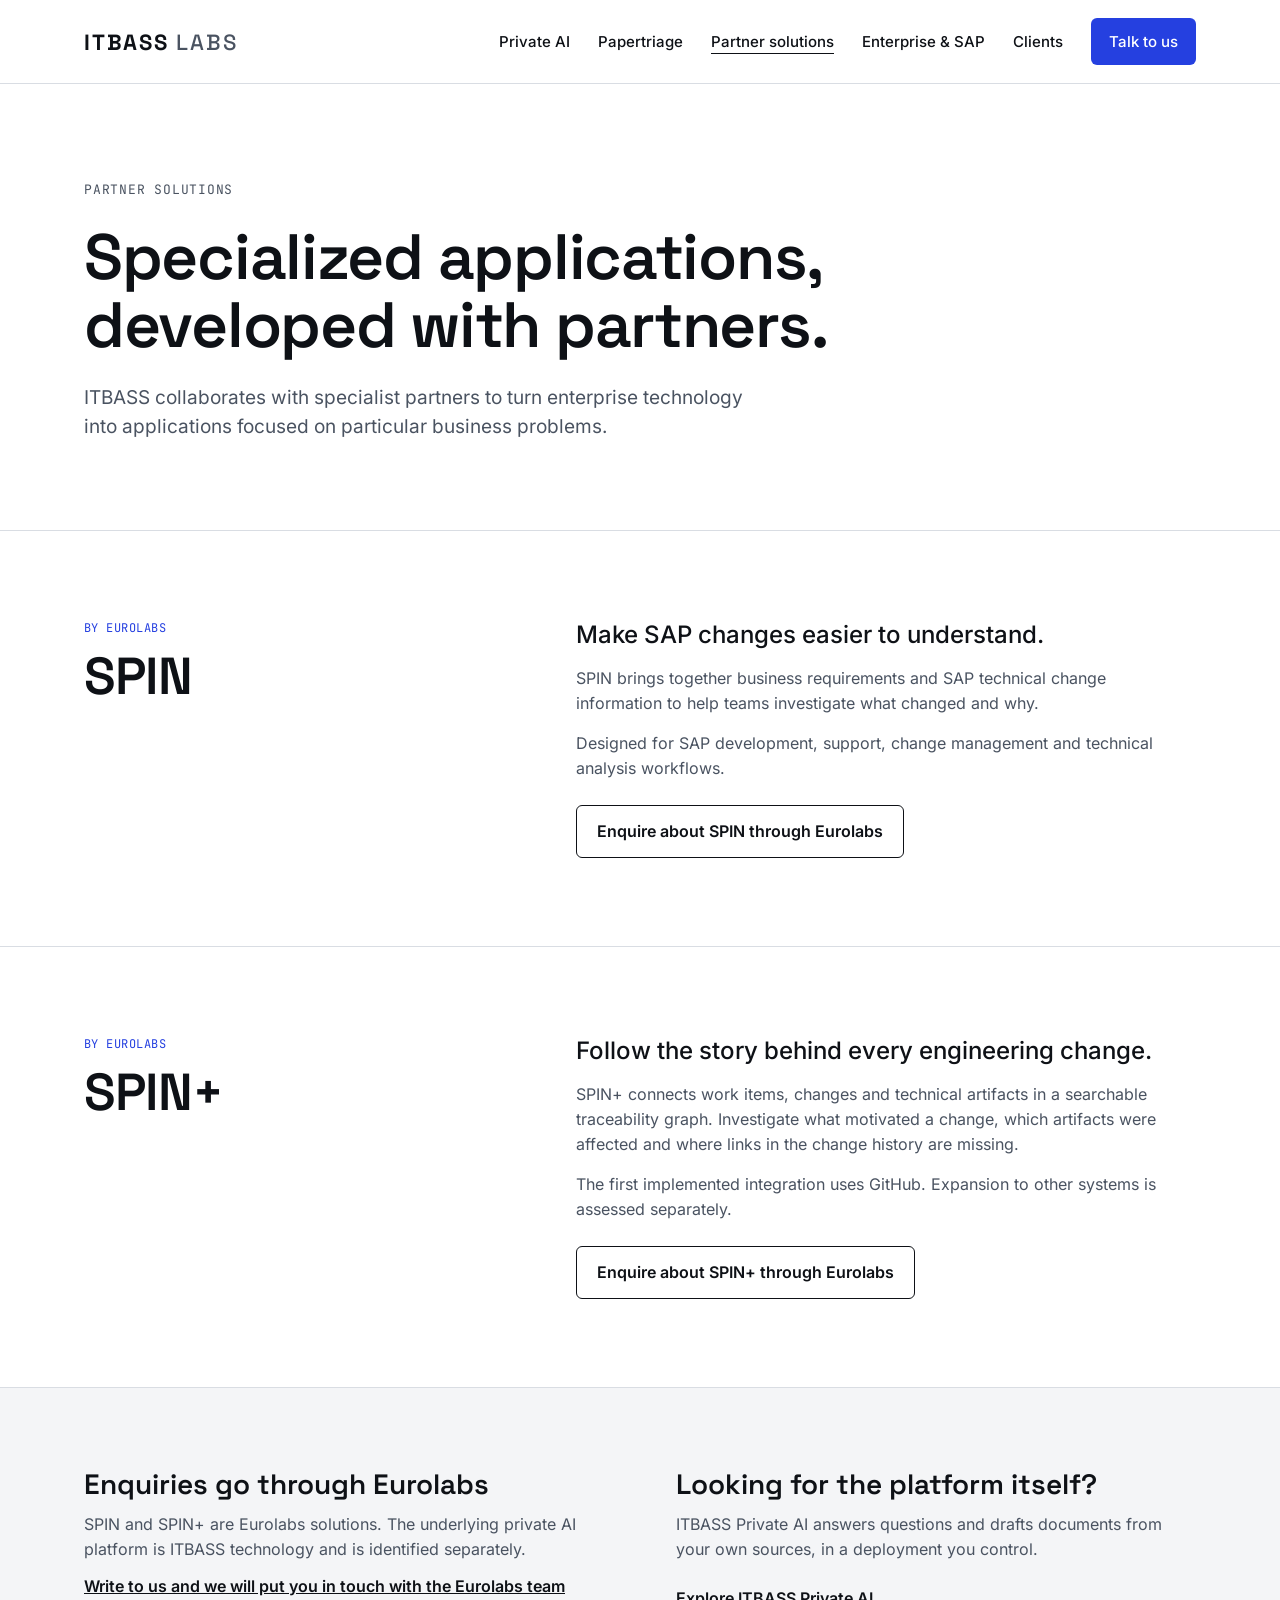
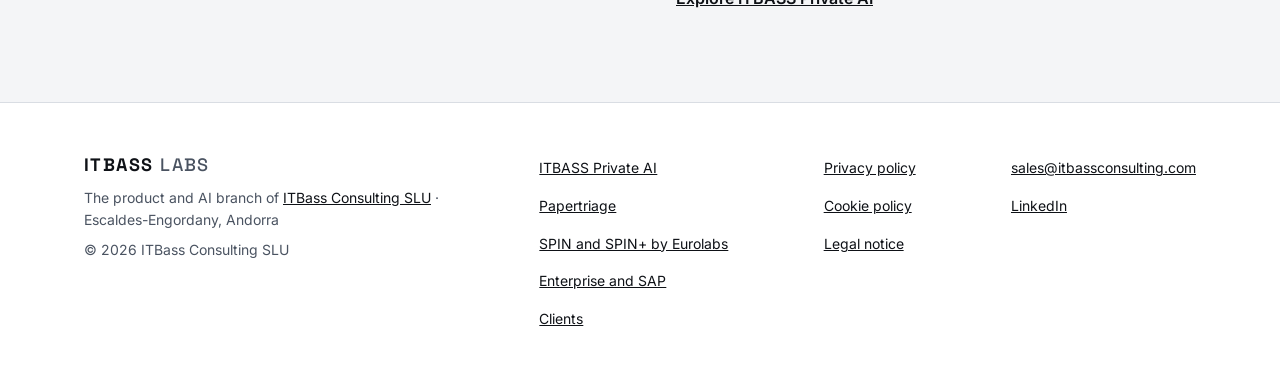
<file: partners/index.html>
<!doctype html>
<html lang="en">
<head>
<meta charset="utf-8">
<meta name="viewport" content="width=device-width, initial-scale=1">
<title>Partner solutions | SPIN and SPIN+ by Eurolabs</title>
<meta name="description" content="SPIN and SPIN+ by Eurolabs: change traceability for SAP and for engineering work beyond SAP.">
<link rel="canonical" href="https://itbasslabs.com/partners/">
<meta property="og:title" content="Partner solutions | SPIN and SPIN+ by Eurolabs">
<meta property="og:description" content="SPIN and SPIN+ by Eurolabs: change traceability for SAP and for engineering work beyond SAP.">
<meta property="og:type" content="website">
<meta property="og:url" content="https://itbasslabs.com/partners/">
<link rel="icon" href="/favicon.svg" type="image/svg+xml">
<link rel="preload" href="/assets/fonts/inter-latin-wght-normal.woff2" as="font" type="font/woff2" crossorigin>
<link rel="stylesheet" href="/assets/site.css">
</head>
<body>
<div style="background: #FFFFFF; color: #0E1116; font-family: 'Inter', system-ui, sans-serif; font-size: 16px; line-height: 1.55">

<header style="border-bottom: 1px solid #D9DDE3">
<div style="max-width: 1160px; margin: 0 auto; padding: 18px 24px; display: flex; flex-wrap: wrap; align-items: center; justify-content: space-between; gap: 16px 32px">
<a href="/" style="font-family: 'Space Grotesk', sans-serif; font-weight: 700; font-size: 22px; letter-spacing: 0.08em; text-decoration: none; color: #0E1116">ITBASS <span style="font-weight: 500; color: #4A5361">LABS</span></a>
<nav aria-label="Main" style="display: flex; flex-wrap: wrap; align-items: center; gap: 8px 28px; font-size: 15px; font-weight: 500">
<a href="/private-ai/" style="text-decoration: none; padding: 12px 0">Private AI</a>
<a href="https://papertriage.com/" style="text-decoration: none; padding: 12px 0">Papertriage</a>
<a href="/partners/" aria-current="page" style="text-decoration: underline; text-underline-offset: 6px; padding: 12px 0">Partner solutions</a>
<a href="/enterprise/" style="text-decoration: none; padding: 12px 0">Enterprise &amp; SAP</a>
<a href="/clients/" style="text-decoration: none; padding: 12px 0">Clients</a>
<a href="/#contact" style="text-decoration: none; padding: 12px 18px; border-radius: 6px; color: #FFFFFF; background: #2540E0">Talk to us</a>
</nav>
</div>
</header>

<section style="border-bottom: 1px solid #D9DDE3">
<div style="max-width: 1160px; margin: 0 auto; padding: 96px 24px 88px; display: flex; flex-direction: column; gap: 24px">
<div style="font-family: 'JetBrains Mono', monospace; font-size: 13px; letter-spacing: 0.06em; text-transform: uppercase; color: #4A5361">Partner solutions</div>
<h1 style="margin: 0; max-width: 900px; font-family: 'Space Grotesk', sans-serif; font-weight: 600; font-size: clamp(36px, 5.2vw, 64px); line-height: 1.05; letter-spacing: -0.02em">Specialized applications, developed with partners.</h1>
<p style="margin: 0; max-width: 660px; font-size: 19px; line-height: 1.55; color: #4A5361">ITBASS collaborates with specialist partners to turn enterprise technology into applications focused on particular business problems.</p>
</div>
</section>

<section style="border-bottom: 1px solid #D9DDE3">
<div style="max-width: 1160px; margin: 0 auto; padding: 88px 24px; display: flex; flex-wrap: wrap; gap: 32px 72px">
<div style="flex: 1 1 320px; min-width: 0; display: flex; flex-direction: column; gap: 12px">
<div style="font-family: 'JetBrains Mono', monospace; font-size: 12px; letter-spacing: 0.04em; text-transform: uppercase; color: #2540E0">By Eurolabs</div>
<h2 style="margin: 0; font-family: 'Space Grotesk', sans-serif; font-weight: 600; font-size: clamp(34px, 4.4vw, 52px); line-height: 1.05; letter-spacing: -0.015em">SPIN</h2>
</div>
<div style="flex: 1 1 520px; min-width: 0; display: flex; flex-direction: column; gap: 16px">
<p style="margin: 0; font-size: 24px; line-height: 1.3; font-weight: 500">Make SAP changes easier to understand.</p>
<p style="margin: 0; color: #4A5361">SPIN brings together business requirements and SAP technical change information to help teams investigate what changed and why.</p>
<p style="margin: 0; color: #4A5361">Designed for SAP development, support, change management and technical analysis workflows.</p>
<div style="padding-top: 8px"><a href="#eurolabs" style="display: inline-block; padding: 13px 20px; border-radius: 6px; font-weight: 600; text-decoration: none; color: #0E1116; border: 1px solid #0E1116">Enquire about SPIN through Eurolabs</a></div>
</div>
</div>
</section>

<section style="border-bottom: 1px solid #D9DDE3">
<div style="max-width: 1160px; margin: 0 auto; padding: 88px 24px; display: flex; flex-wrap: wrap; gap: 32px 72px">
<div style="flex: 1 1 320px; min-width: 0; display: flex; flex-direction: column; gap: 12px">
<div style="font-family: 'JetBrains Mono', monospace; font-size: 12px; letter-spacing: 0.04em; text-transform: uppercase; color: #2540E0">By Eurolabs</div>
<h2 style="margin: 0; font-family: 'Space Grotesk', sans-serif; font-weight: 600; font-size: clamp(34px, 4.4vw, 52px); line-height: 1.05; letter-spacing: -0.015em">SPIN+</h2>
</div>
<div style="flex: 1 1 520px; min-width: 0; display: flex; flex-direction: column; gap: 16px">
<p style="margin: 0; font-size: 24px; line-height: 1.3; font-weight: 500">Follow the story behind every engineering change.</p>
<p style="margin: 0; color: #4A5361">SPIN+ connects work items, changes and technical artifacts in a searchable traceability graph. Investigate what motivated a change, which artifacts were affected and where links in the change history are missing.</p>
<p style="margin: 0; color: #4A5361">The first implemented integration uses GitHub. Expansion to other systems is assessed separately.</p>
<div style="padding-top: 8px"><a href="#eurolabs" style="display: inline-block; padding: 13px 20px; border-radius: 6px; font-weight: 600; text-decoration: none; color: #0E1116; border: 1px solid #0E1116">Enquire about SPIN+ through Eurolabs</a></div>
</div>
</div>
</section>

<section id="eurolabs" style="background: #F4F5F7; border-bottom: 1px solid #D9DDE3">
<div style="max-width: 1160px; margin: 0 auto; padding: 80px 24px; display: flex; flex-wrap: wrap; gap: 32px 72px">
<div style="flex: 1 1 420px; min-width: 0; display: flex; flex-direction: column; gap: 12px">
<h2 style="margin: 0; font-family: 'Space Grotesk', sans-serif; font-weight: 600; font-size: 28px; line-height: 1.15">Enquiries go through Eurolabs</h2>
<p style="margin: 0; color: #4A5361">SPIN and SPIN+ are Eurolabs solutions. The underlying private AI platform is ITBASS technology and is identified separately.</p>
<p style="margin: 0"><a href="mailto:sales@itbassconsulting.com?subject=SPIN%20enquiry" style="font-weight: 600">Write to us and we will put you in touch with the Eurolabs team</a></p>
</div>
<div style="flex: 1 1 420px; min-width: 0; display: flex; flex-direction: column; gap: 12px">
<h2 style="margin: 0; font-family: 'Space Grotesk', sans-serif; font-weight: 600; font-size: 28px; line-height: 1.15">Looking for the platform itself?</h2>
<p style="margin: 0; color: #4A5361">ITBASS Private AI answers questions and drafts documents from your own sources, in a deployment you control.</p>
<div><a href="/private-ai/" style="display: inline-block; padding: 12px 0; font-weight: 600">Explore ITBASS Private AI</a></div>
</div>
</div>
</section>

<footer>
<div style="max-width: 1160px; margin: 0 auto; padding: 48px 24px 56px; display: flex; flex-wrap: wrap; justify-content: space-between; gap: 32px 56px; font-size: 14px; color: #4A5361">
<div style="display: flex; flex-direction: column; gap: 8px; flex: 0 1 360px">
<div style="font-family: 'Space Grotesk', sans-serif; font-weight: 700; font-size: 18px; letter-spacing: 0.08em; color: #0E1116">ITBASS <span style="font-weight: 500; color: #4A5361">LABS</span></div>
<div>The product and AI branch of <a href="https://itbassconsulting.com/">ITBass Consulting SLU</a> · Escaldes-Engordany, Andorra</div>
<div>© 2026 ITBass Consulting SLU</div>
</div>
<nav aria-label="Products" style="display: flex; flex-direction: column; gap: 4px">
<a href="/private-ai/" style="padding: 6px 0">ITBASS Private AI</a>
<a href="https://papertriage.com/" style="padding: 6px 0">Papertriage</a>
<a href="/partners/" style="padding: 6px 0">SPIN and SPIN+ by Eurolabs</a>
<a href="/enterprise/" style="padding: 6px 0">Enterprise and SAP</a>
<a href="/clients/" style="padding: 6px 0">Clients</a>
</nav>
<nav aria-label="Legal" style="display: flex; flex-direction: column; gap: 4px">
<a href="/legal/#privacy" style="padding: 6px 0">Privacy policy</a>
<a href="/legal/#cookies" style="padding: 6px 0">Cookie policy</a>
<a href="/legal/" style="padding: 6px 0">Legal notice</a>
</nav>
<nav aria-label="Contact" style="display: flex; flex-direction: column; gap: 4px">
<a href="mailto:sales@itbassconsulting.com" style="padding: 6px 0">sales@itbassconsulting.com</a>
<a href="https://www.linkedin.com/company/itbass-consulting/" rel="noopener" style="padding: 6px 0">LinkedIn</a>
</nav>
</div>
</footer>

</div>
<script src="/assets/site.js" defer></script>
</body>
</html>
</file>
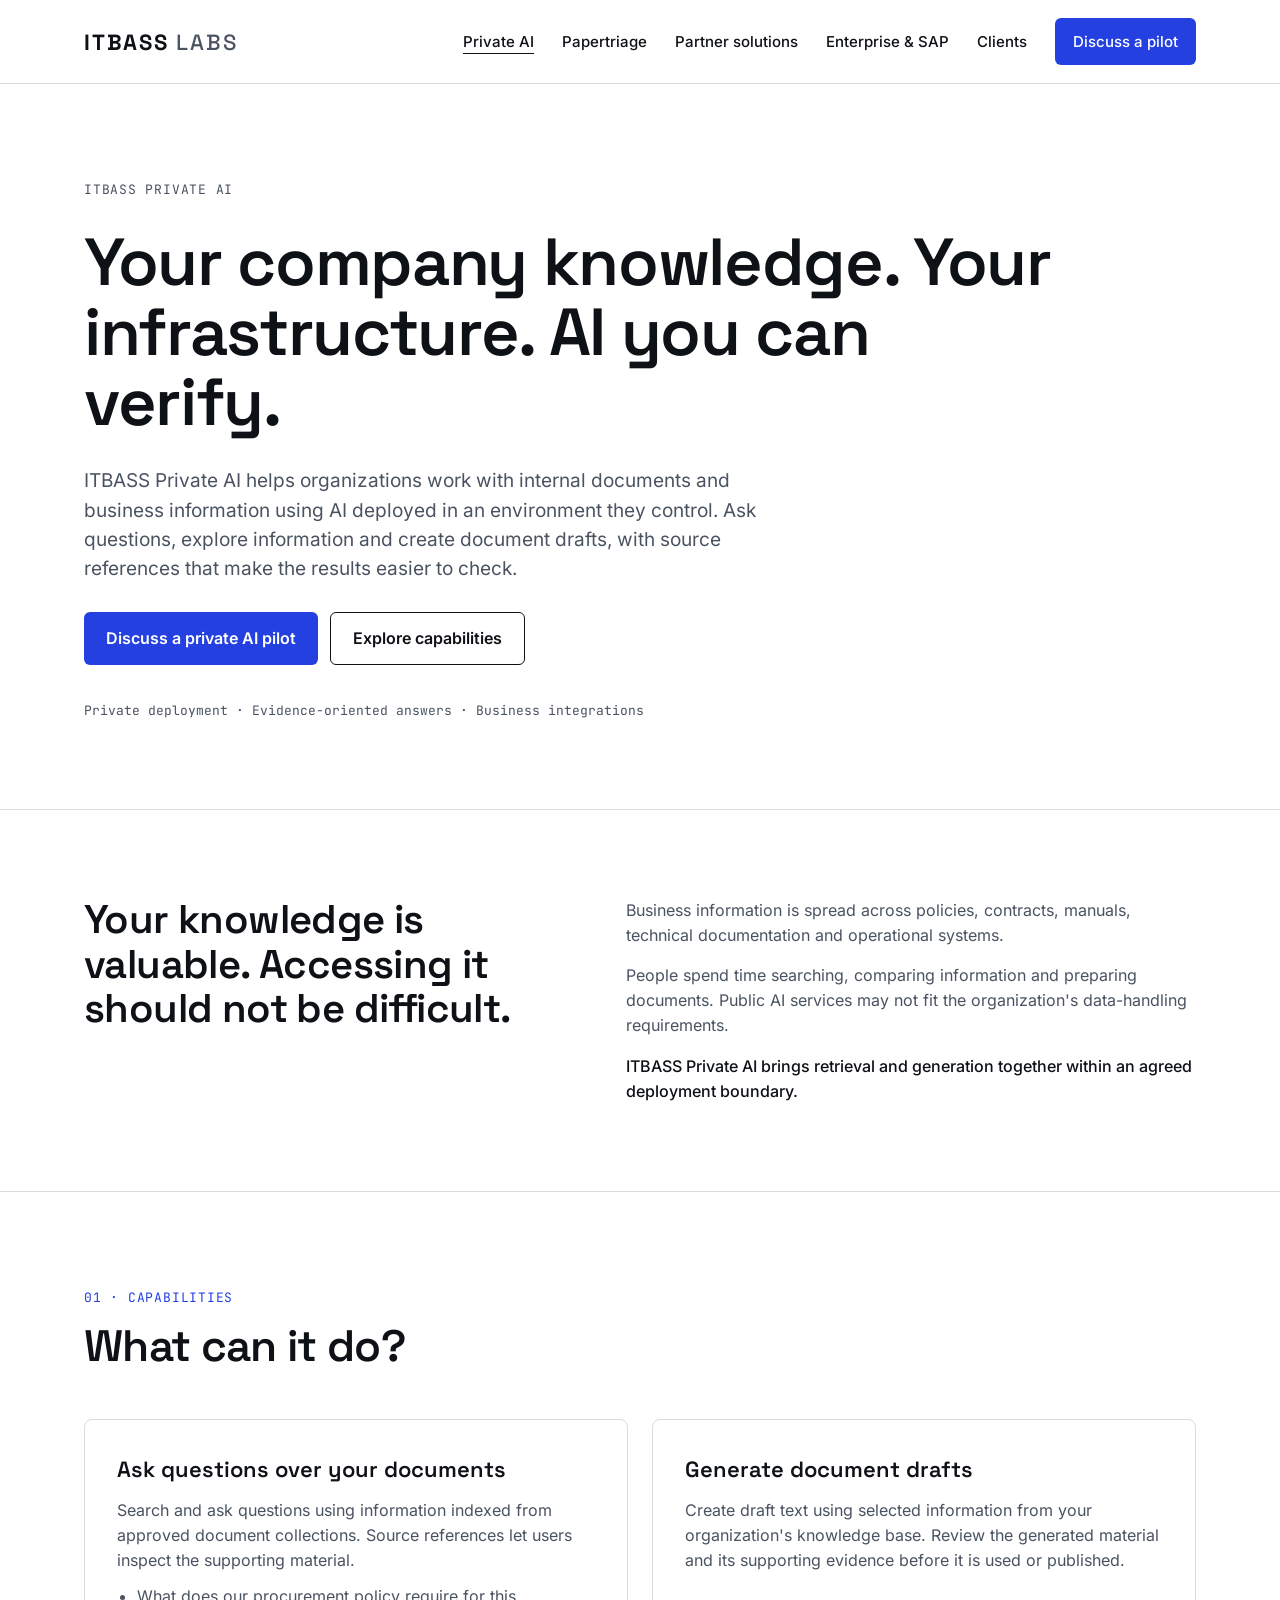
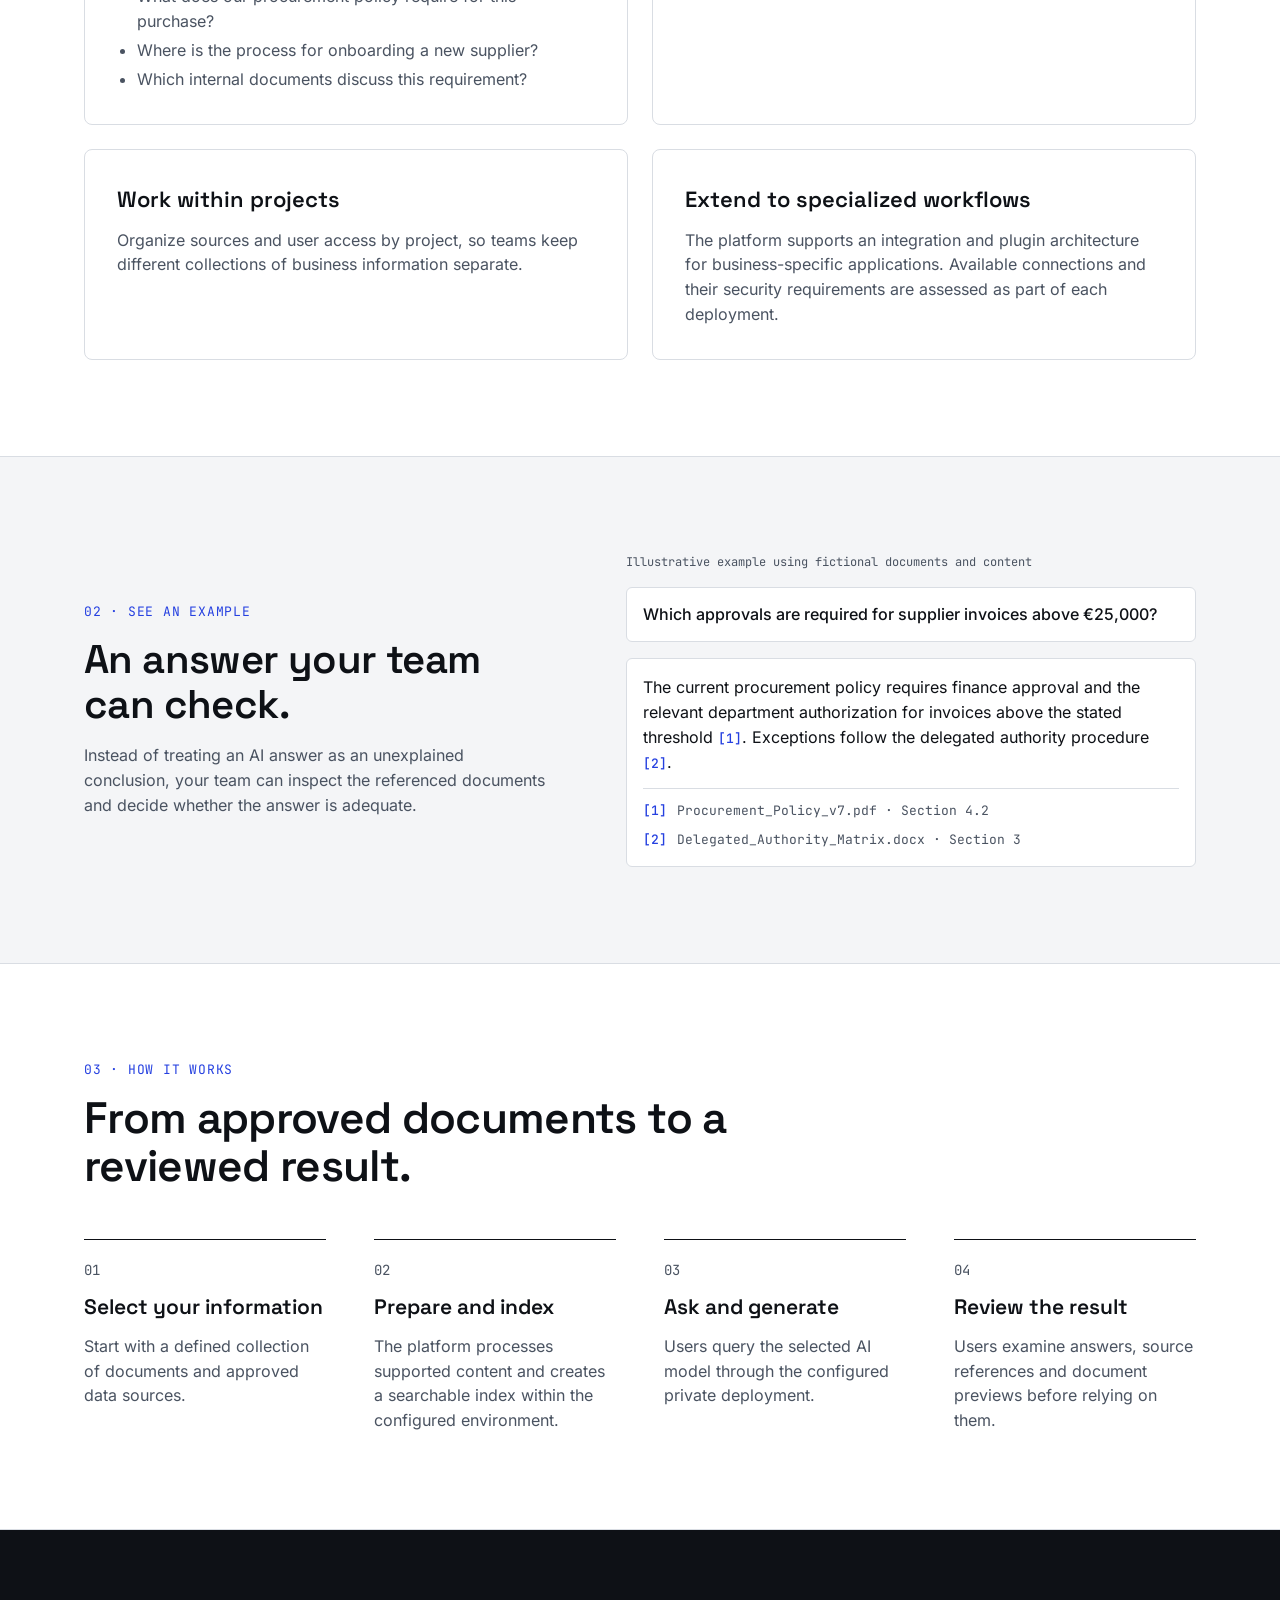
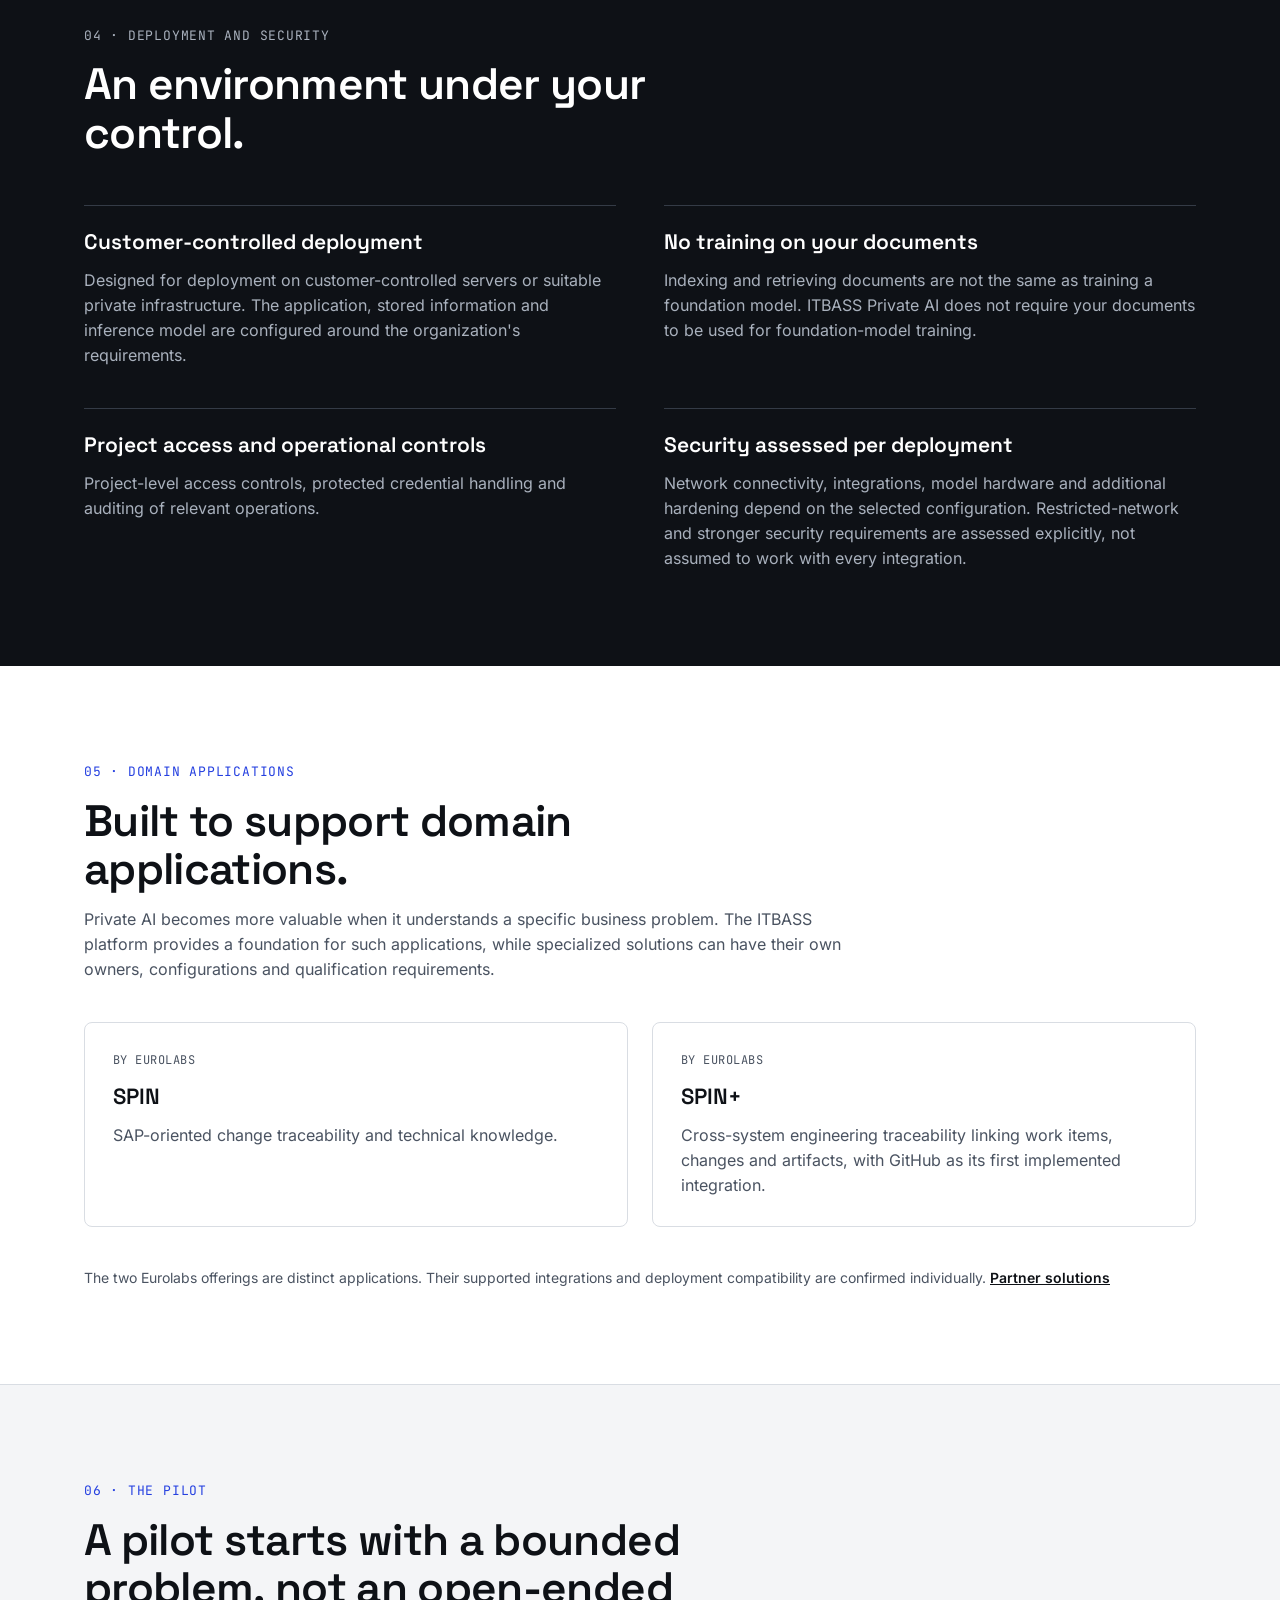
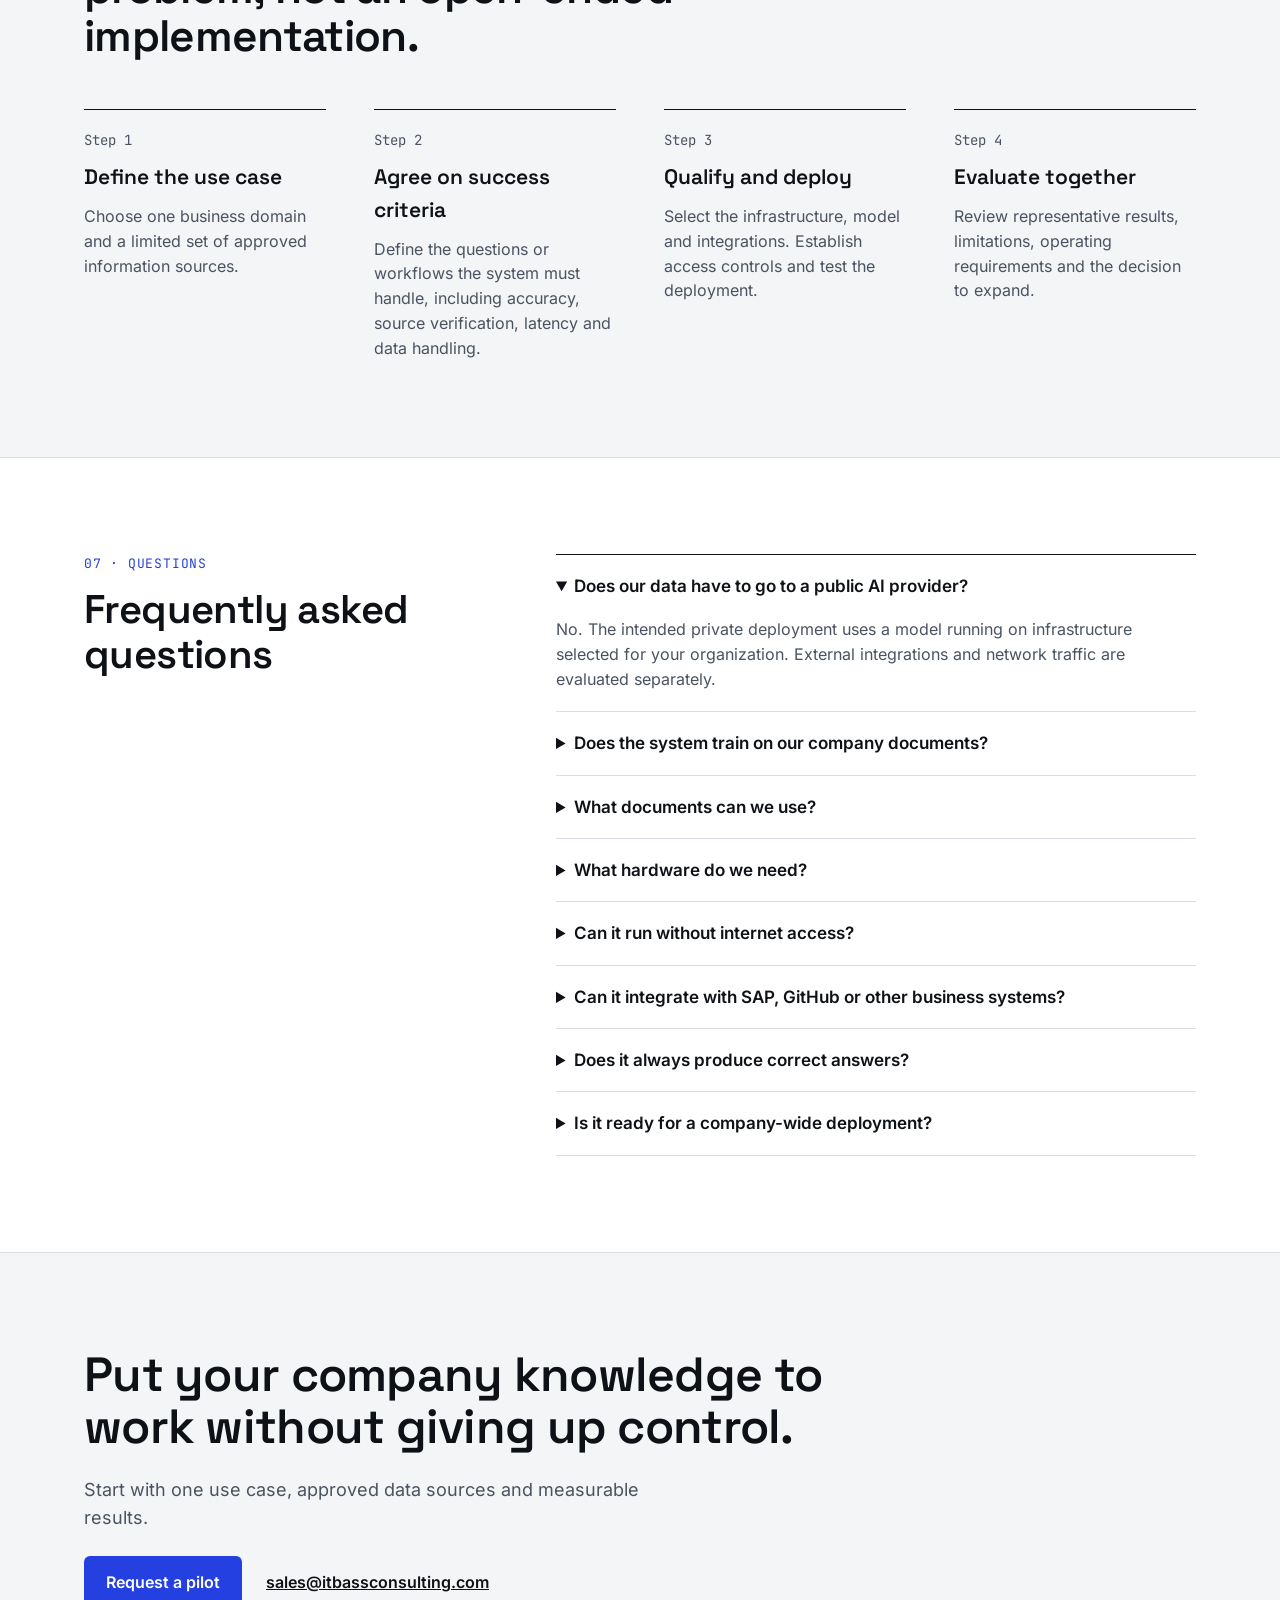
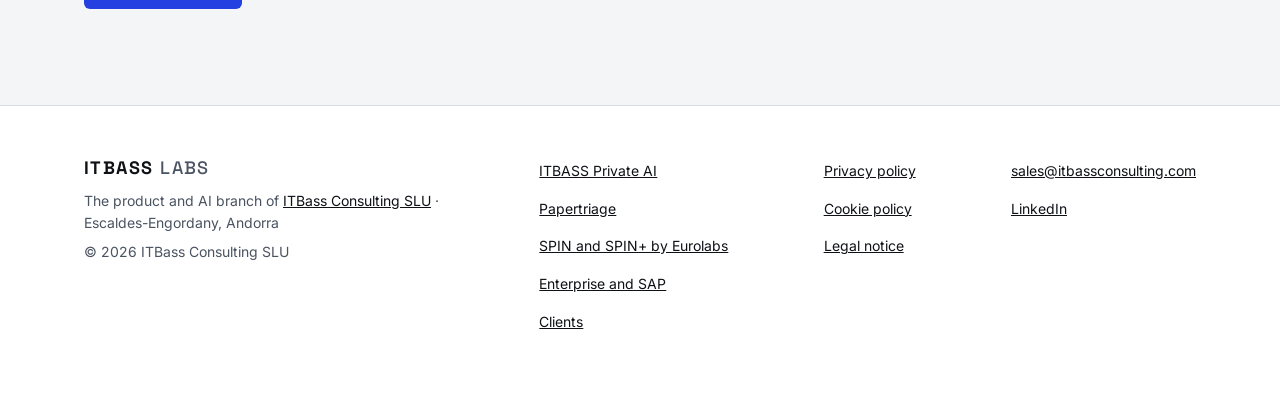
<file: private-ai/index.html>
<!doctype html>
<html lang="en">
<head>
<meta charset="utf-8">
<meta name="viewport" content="width=device-width, initial-scale=1">
<title>ITBASS Private AI | Private AI for business knowledge</title>
<meta name="description" content="Ask questions over your internal documents and draft from approved sources, with source references, in a deployment your organization controls.">
<link rel="canonical" href="https://itbasslabs.com/private-ai/">
<meta property="og:title" content="ITBASS Private AI | Private AI for business knowledge">
<meta property="og:description" content="Ask questions over your internal documents and draft from approved sources, with source references, in a deployment your organization controls.">
<meta property="og:type" content="website">
<meta property="og:url" content="https://itbasslabs.com/private-ai/">
<link rel="icon" href="/favicon.svg" type="image/svg+xml">
<link rel="preload" href="/assets/fonts/inter-latin-wght-normal.woff2" as="font" type="font/woff2" crossorigin>
<link rel="stylesheet" href="/assets/site.css">
</head>
<body>
<div style="background: #FFFFFF; color: #0E1116; font-family: 'Inter', system-ui, sans-serif; font-size: 16px; line-height: 1.55">

<header style="border-bottom: 1px solid #D9DDE3">
<div style="max-width: 1160px; margin: 0 auto; padding: 18px 24px; display: flex; flex-wrap: wrap; align-items: center; justify-content: space-between; gap: 16px 32px">
<a href="/" style="font-family: 'Space Grotesk', sans-serif; font-weight: 700; font-size: 22px; letter-spacing: 0.08em; text-decoration: none; color: #0E1116">ITBASS <span style="font-weight: 500; color: #4A5361">LABS</span></a>
<nav aria-label="Main" style="display: flex; flex-wrap: wrap; align-items: center; gap: 8px 28px; font-size: 15px; font-weight: 500">
<a href="/private-ai/" aria-current="page" style="text-decoration: underline; text-underline-offset: 6px; padding: 12px 0">Private AI</a>
<a href="https://papertriage.com/" style="text-decoration: none; padding: 12px 0">Papertriage</a>
<a href="/partners/" style="text-decoration: none; padding: 12px 0">Partner solutions</a>
<a href="/enterprise/" style="text-decoration: none; padding: 12px 0">Enterprise &amp; SAP</a>
<a href="/clients/" style="text-decoration: none; padding: 12px 0">Clients</a>
<a href="#contact" style="text-decoration: none; padding: 12px 18px; border-radius: 6px; color: #FFFFFF; background: #2540E0">Discuss a pilot</a>
</nav>
</div>
</header>

<section style="border-bottom: 1px solid #D9DDE3">
<div style="max-width: 1160px; margin: 0 auto; padding: 96px 24px 88px; display: flex; flex-direction: column; gap: 28px">
<div style="font-family: 'JetBrains Mono', monospace; font-size: 13px; letter-spacing: 0.06em; text-transform: uppercase; color: #4A5361">ITBASS Private AI</div>
<h1 style="margin: 0; max-width: 980px; font-family: 'Space Grotesk', sans-serif; font-weight: 600; font-size: clamp(36px, 5.2vw, 68px); line-height: 1.05; letter-spacing: -0.02em">Your company knowledge. Your infrastructure. AI you can verify.</h1>
<p style="margin: 0; max-width: 680px; font-size: 19px; line-height: 1.55; color: #4A5361">ITBASS Private AI helps organizations work with internal documents and business information using AI deployed in an environment they control. Ask questions, explore information and create document drafts, with source references that make the results easier to check.</p>
<div style="display: flex; flex-wrap: wrap; gap: 12px">
<a href="#contact" style="display: inline-block; padding: 14px 22px; border-radius: 6px; font-weight: 600; text-decoration: none; color: #FFFFFF; background: #2540E0">Discuss a private AI pilot</a>
<a href="#capabilities" style="display: inline-block; padding: 13px 22px; border-radius: 6px; font-weight: 600; text-decoration: none; color: #0E1116; border: 1px solid #0E1116">Explore capabilities</a>
</div>
<div style="font-family: 'JetBrains Mono', monospace; font-size: 13px; color: #4A5361; padding-top: 8px">Private deployment · Evidence-oriented answers · Business integrations</div>
</div>
</section>

<section style="border-bottom: 1px solid #D9DDE3">
<div style="max-width: 1160px; margin: 0 auto; padding: 88px 24px; display: flex; flex-wrap: wrap; gap: 40px 72px">
<h2 style="flex: 1 1 380px; min-width: 0; margin: 0; font-family: 'Space Grotesk', sans-serif; font-weight: 600; font-size: clamp(28px, 3.6vw, 40px); line-height: 1.12; letter-spacing: -0.015em">Your knowledge is valuable. Accessing it should not be difficult.</h2>
<div style="flex: 1 1 480px; min-width: 0; display: flex; flex-direction: column; gap: 16px; color: #4A5361">
<p style="margin: 0">Business information is spread across policies, contracts, manuals, technical documentation and operational systems.</p>
<p style="margin: 0">People spend time searching, comparing information and preparing documents. Public AI services may not fit the organization's data-handling requirements.</p>
<p style="margin: 0; color: #0E1116; font-weight: 500">ITBASS Private AI brings retrieval and generation together within an agreed deployment boundary.</p>
</div>
</div>
</section>

<section id="capabilities" style="border-bottom: 1px solid #D9DDE3">
<div style="max-width: 1160px; margin: 0 auto; padding: 96px 24px; display: flex; flex-direction: column; gap: 48px">
<div style="display: flex; flex-direction: column; gap: 14px; max-width: 720px">
<div style="font-family: 'JetBrains Mono', monospace; font-size: 13px; letter-spacing: 0.06em; text-transform: uppercase; color: #2540E0">01 · Capabilities</div>
<h2 style="margin: 0; font-family: 'Space Grotesk', sans-serif; font-weight: 600; font-size: clamp(30px, 4vw, 44px); line-height: 1.1; letter-spacing: -0.015em">What can it do?</h2>
</div>
<div style="display: flex; flex-wrap: wrap; gap: 24px">
<article style="flex: 1 1 480px; min-width: 0; border: 1px solid #D9DDE3; border-radius: 8px; padding: 32px; display: flex; flex-direction: column; gap: 12px">
<h3 style="margin: 0; font-family: 'Space Grotesk', sans-serif; font-weight: 600; font-size: 22px">Ask questions over your documents</h3>
<p style="margin: 0; color: #4A5361">Search and ask questions using information indexed from approved document collections. Source references let users inspect the supporting material.</p>
<ul style="margin: 0; padding: 0 0 0 20px; color: #4A5361; display: flex; flex-direction: column; gap: 4px">
<li>What does our procurement policy require for this purchase?</li>
<li>Where is the process for onboarding a new supplier?</li>
<li>Which internal documents discuss this requirement?</li>
</ul>
</article>
<article style="flex: 1 1 480px; min-width: 0; border: 1px solid #D9DDE3; border-radius: 8px; padding: 32px; display: flex; flex-direction: column; gap: 12px">
<h3 style="margin: 0; font-family: 'Space Grotesk', sans-serif; font-weight: 600; font-size: 22px">Generate document drafts</h3>
<p style="margin: 0; color: #4A5361">Create draft text using selected information from your organization's knowledge base. Review the generated material and its supporting evidence before it is used or published.</p>
</article>
<article style="flex: 1 1 480px; min-width: 0; border: 1px solid #D9DDE3; border-radius: 8px; padding: 32px; display: flex; flex-direction: column; gap: 12px">
<h3 style="margin: 0; font-family: 'Space Grotesk', sans-serif; font-weight: 600; font-size: 22px">Work within projects</h3>
<p style="margin: 0; color: #4A5361">Organize sources and user access by project, so teams keep different collections of business information separate.</p>
</article>
<article style="flex: 1 1 480px; min-width: 0; border: 1px solid #D9DDE3; border-radius: 8px; padding: 32px; display: flex; flex-direction: column; gap: 12px">
<h3 style="margin: 0; font-family: 'Space Grotesk', sans-serif; font-weight: 600; font-size: 22px">Extend to specialized workflows</h3>
<p style="margin: 0; color: #4A5361">The platform supports an integration and plugin architecture for business-specific applications. Available connections and their security requirements are assessed as part of each deployment.</p>
</article>
</div>
</div>
</section>

<section style="border-bottom: 1px solid #D9DDE3; background: #F4F5F7">
<div style="max-width: 1160px; margin: 0 auto; padding: 96px 24px; display: flex; flex-wrap: wrap; align-items: center; gap: 48px 72px">
<div style="flex: 1 1 380px; min-width: 0; display: flex; flex-direction: column; gap: 16px">
<div style="font-family: 'JetBrains Mono', monospace; font-size: 13px; letter-spacing: 0.06em; text-transform: uppercase; color: #2540E0">02 · See an example</div>
<h2 style="margin: 0; font-family: 'Space Grotesk', sans-serif; font-weight: 600; font-size: clamp(28px, 3.6vw, 40px); line-height: 1.12; letter-spacing: -0.015em">An answer your team can check.</h2>
<p style="margin: 0; color: #4A5361">Instead of treating an AI answer as an unexplained conclusion, your team can inspect the referenced documents and decide whether the answer is adequate.</p>
</div>
<div style="flex: 1 1 480px; min-width: 0; display: flex; flex-direction: column; gap: 16px">
<div style="font-family: 'JetBrains Mono', monospace; font-size: 12px; color: #4A5361">Illustrative example using fictional documents and content</div>
<div style="background: #FFFFFF; border: 1px solid #D9DDE3; border-radius: 6px; padding: 14px 16px; font-weight: 500">Which approvals are required for supplier invoices above €25,000?</div>
<div style="background: #FFFFFF; border: 1px solid #D9DDE3; border-radius: 6px; padding: 16px; display: flex; flex-direction: column; gap: 14px">
<p style="margin: 0">The current procurement policy requires finance approval and the relevant department authorization for invoices above the stated threshold <span style="font-family: 'JetBrains Mono', monospace; font-size: 13px; font-weight: 500; color: #2540E0">[1]</span>. Exceptions follow the delegated authority procedure <span style="font-family: 'JetBrains Mono', monospace; font-size: 13px; font-weight: 500; color: #2540E0">[2]</span>.</p>
<div style="border-top: 1px solid #D9DDE3; padding-top: 12px; display: flex; flex-direction: column; gap: 8px; font-family: 'JetBrains Mono', monospace; font-size: 13px; color: #4A5361">
<div style="display: flex; gap: 10px"><span style="color: #2540E0; font-weight: 500">[1]</span><span style="overflow-wrap: anywhere">Procurement_Policy_v7.pdf · Section 4.2</span></div>
<div style="display: flex; gap: 10px"><span style="color: #2540E0; font-weight: 500">[2]</span><span style="overflow-wrap: anywhere">Delegated_Authority_Matrix.docx · Section 3</span></div>
</div>
</div>
</div>
</div>
</section>

<section style="border-bottom: 1px solid #D9DDE3">
<div style="max-width: 1160px; margin: 0 auto; padding: 96px 24px; display: flex; flex-direction: column; gap: 48px">
<div style="display: flex; flex-direction: column; gap: 14px; max-width: 720px">
<div style="font-family: 'JetBrains Mono', monospace; font-size: 13px; letter-spacing: 0.06em; text-transform: uppercase; color: #2540E0">03 · How it works</div>
<h2 style="margin: 0; font-family: 'Space Grotesk', sans-serif; font-weight: 600; font-size: clamp(30px, 4vw, 44px); line-height: 1.1; letter-spacing: -0.015em">From approved documents to a reviewed result.</h2>
</div>
<ol style="margin: 0; padding: 0; list-style: none; display: flex; flex-wrap: wrap; gap: 40px 48px">
<li style="flex: 1 1 230px; min-width: 0; border-top: 1px solid #0E1116; padding-top: 20px; display: flex; flex-direction: column; gap: 10px">
<span style="font-family: 'JetBrains Mono', monospace; font-size: 14px; color: #4A5361">01</span>
<h3 style="margin: 0; font-family: 'Space Grotesk', sans-serif; font-weight: 600; font-size: 21px">Select your information</h3>
<p style="margin: 0; color: #4A5361">Start with a defined collection of documents and approved data sources.</p>
</li>
<li style="flex: 1 1 230px; min-width: 0; border-top: 1px solid #0E1116; padding-top: 20px; display: flex; flex-direction: column; gap: 10px">
<span style="font-family: 'JetBrains Mono', monospace; font-size: 14px; color: #4A5361">02</span>
<h3 style="margin: 0; font-family: 'Space Grotesk', sans-serif; font-weight: 600; font-size: 21px">Prepare and index</h3>
<p style="margin: 0; color: #4A5361">The platform processes supported content and creates a searchable index within the configured environment.</p>
</li>
<li style="flex: 1 1 230px; min-width: 0; border-top: 1px solid #0E1116; padding-top: 20px; display: flex; flex-direction: column; gap: 10px">
<span style="font-family: 'JetBrains Mono', monospace; font-size: 14px; color: #4A5361">03</span>
<h3 style="margin: 0; font-family: 'Space Grotesk', sans-serif; font-weight: 600; font-size: 21px">Ask and generate</h3>
<p style="margin: 0; color: #4A5361">Users query the selected AI model through the configured private deployment.</p>
</li>
<li style="flex: 1 1 230px; min-width: 0; border-top: 1px solid #0E1116; padding-top: 20px; display: flex; flex-direction: column; gap: 10px">
<span style="font-family: 'JetBrains Mono', monospace; font-size: 14px; color: #4A5361">04</span>
<h3 style="margin: 0; font-family: 'Space Grotesk', sans-serif; font-weight: 600; font-size: 21px">Review the result</h3>
<p style="margin: 0; color: #4A5361">Users examine answers, source references and document previews before relying on them.</p>
</li>
</ol>
</div>
</section>

<section style="background: #0E1116; color: #E8EAEE">
<div style="max-width: 1160px; margin: 0 auto; padding: 96px 24px; display: flex; flex-direction: column; gap: 48px">
<div style="display: flex; flex-direction: column; gap: 14px; max-width: 720px">
<div style="font-family: 'JetBrains Mono', monospace; font-size: 13px; letter-spacing: 0.06em; text-transform: uppercase; color: #A9B1BD">04 · Deployment and security</div>
<h2 style="margin: 0; font-family: 'Space Grotesk', sans-serif; font-weight: 600; font-size: clamp(30px, 4vw, 44px); line-height: 1.1; letter-spacing: -0.015em; color: #FFFFFF">An environment under your control.</h2>
</div>
<div style="display: flex; flex-wrap: wrap; gap: 40px 48px">
<div style="flex: 1 1 460px; min-width: 0; border-top: 1px solid #343B46; padding-top: 20px; display: flex; flex-direction: column; gap: 10px">
<h3 style="margin: 0; font-family: 'Space Grotesk', sans-serif; font-weight: 600; font-size: 21px; color: #FFFFFF">Customer-controlled deployment</h3>
<p style="margin: 0; color: #A9B1BD">Designed for deployment on customer-controlled servers or suitable private infrastructure. The application, stored information and inference model are configured around the organization's requirements.</p>
</div>
<div style="flex: 1 1 460px; min-width: 0; border-top: 1px solid #343B46; padding-top: 20px; display: flex; flex-direction: column; gap: 10px">
<h3 style="margin: 0; font-family: 'Space Grotesk', sans-serif; font-weight: 600; font-size: 21px; color: #FFFFFF">No training on your documents</h3>
<p style="margin: 0; color: #A9B1BD">Indexing and retrieving documents are not the same as training a foundation model. ITBASS Private AI does not require your documents to be used for foundation-model training.</p>
</div>
<div style="flex: 1 1 460px; min-width: 0; border-top: 1px solid #343B46; padding-top: 20px; display: flex; flex-direction: column; gap: 10px">
<h3 style="margin: 0; font-family: 'Space Grotesk', sans-serif; font-weight: 600; font-size: 21px; color: #FFFFFF">Project access and operational controls</h3>
<p style="margin: 0; color: #A9B1BD">Project-level access controls, protected credential handling and auditing of relevant operations.</p>
</div>
<div style="flex: 1 1 460px; min-width: 0; border-top: 1px solid #343B46; padding-top: 20px; display: flex; flex-direction: column; gap: 10px">
<h3 style="margin: 0; font-family: 'Space Grotesk', sans-serif; font-weight: 600; font-size: 21px; color: #FFFFFF">Security assessed per deployment</h3>
<p style="margin: 0; color: #A9B1BD">Network connectivity, integrations, model hardware and additional hardening depend on the selected configuration. Restricted-network and stronger security requirements are assessed explicitly, not assumed to work with every integration.</p>
</div>
</div>
</div>
</section>

<section style="border-bottom: 1px solid #D9DDE3">
<div style="max-width: 1160px; margin: 0 auto; padding: 96px 24px; display: flex; flex-direction: column; gap: 40px">
<div style="display: flex; flex-direction: column; gap: 14px; max-width: 760px">
<div style="font-family: 'JetBrains Mono', monospace; font-size: 13px; letter-spacing: 0.06em; text-transform: uppercase; color: #2540E0">05 · Domain applications</div>
<h2 style="margin: 0; font-family: 'Space Grotesk', sans-serif; font-weight: 600; font-size: clamp(30px, 4vw, 44px); line-height: 1.1; letter-spacing: -0.015em">Built to support domain applications.</h2>
<p style="margin: 0; color: #4A5361">Private AI becomes more valuable when it understands a specific business problem. The ITBASS platform provides a foundation for such applications, while specialized solutions can have their own owners, configurations and qualification requirements.</p>
</div>
<div style="display: flex; flex-wrap: wrap; gap: 24px">
<article style="flex: 1 1 420px; min-width: 0; border: 1px solid #D9DDE3; border-radius: 8px; padding: 28px; display: flex; flex-direction: column; gap: 10px">
<div style="font-family: 'JetBrains Mono', monospace; font-size: 12px; letter-spacing: 0.04em; text-transform: uppercase; color: #4A5361">By Eurolabs</div>
<h3 style="margin: 0; font-family: 'Space Grotesk', sans-serif; font-weight: 600; font-size: 22px">SPIN</h3>
<p style="margin: 0; color: #4A5361">SAP-oriented change traceability and technical knowledge.</p>
</article>
<article style="flex: 1 1 420px; min-width: 0; border: 1px solid #D9DDE3; border-radius: 8px; padding: 28px; display: flex; flex-direction: column; gap: 10px">
<div style="font-family: 'JetBrains Mono', monospace; font-size: 12px; letter-spacing: 0.04em; text-transform: uppercase; color: #4A5361">By Eurolabs</div>
<h3 style="margin: 0; font-family: 'Space Grotesk', sans-serif; font-weight: 600; font-size: 22px">SPIN+</h3>
<p style="margin: 0; color: #4A5361">Cross-system engineering traceability linking work items, changes and artifacts, with GitHub as its first implemented integration.</p>
</article>
</div>
<p style="margin: 0; font-size: 14px; color: #4A5361">The two Eurolabs offerings are distinct applications. Their supported integrations and deployment compatibility are confirmed individually. <a href="/partners/" style="font-weight: 600">Partner solutions</a></p>
</div>
</section>

<section style="border-bottom: 1px solid #D9DDE3; background: #F4F5F7">
<div style="max-width: 1160px; margin: 0 auto; padding: 96px 24px; display: flex; flex-direction: column; gap: 48px">
<div style="display: flex; flex-direction: column; gap: 14px; max-width: 720px">
<div style="font-family: 'JetBrains Mono', monospace; font-size: 13px; letter-spacing: 0.06em; text-transform: uppercase; color: #2540E0">06 · The pilot</div>
<h2 style="margin: 0; font-family: 'Space Grotesk', sans-serif; font-weight: 600; font-size: clamp(30px, 4vw, 44px); line-height: 1.1; letter-spacing: -0.015em">A pilot starts with a bounded problem, not an open-ended implementation.</h2>
</div>
<ol style="margin: 0; padding: 0; list-style: none; display: flex; flex-wrap: wrap; gap: 40px 48px">
<li style="flex: 1 1 230px; min-width: 0; border-top: 1px solid #0E1116; padding-top: 20px; display: flex; flex-direction: column; gap: 10px">
<span style="font-family: 'JetBrains Mono', monospace; font-size: 14px; color: #4A5361">Step 1</span>
<h3 style="margin: 0; font-family: 'Space Grotesk', sans-serif; font-weight: 600; font-size: 21px">Define the use case</h3>
<p style="margin: 0; color: #4A5361">Choose one business domain and a limited set of approved information sources.</p>
</li>
<li style="flex: 1 1 230px; min-width: 0; border-top: 1px solid #0E1116; padding-top: 20px; display: flex; flex-direction: column; gap: 10px">
<span style="font-family: 'JetBrains Mono', monospace; font-size: 14px; color: #4A5361">Step 2</span>
<h3 style="margin: 0; font-family: 'Space Grotesk', sans-serif; font-weight: 600; font-size: 21px">Agree on success criteria</h3>
<p style="margin: 0; color: #4A5361">Define the questions or workflows the system must handle, including accuracy, source verification, latency and data handling.</p>
</li>
<li style="flex: 1 1 230px; min-width: 0; border-top: 1px solid #0E1116; padding-top: 20px; display: flex; flex-direction: column; gap: 10px">
<span style="font-family: 'JetBrains Mono', monospace; font-size: 14px; color: #4A5361">Step 3</span>
<h3 style="margin: 0; font-family: 'Space Grotesk', sans-serif; font-weight: 600; font-size: 21px">Qualify and deploy</h3>
<p style="margin: 0; color: #4A5361">Select the infrastructure, model and integrations. Establish access controls and test the deployment.</p>
</li>
<li style="flex: 1 1 230px; min-width: 0; border-top: 1px solid #0E1116; padding-top: 20px; display: flex; flex-direction: column; gap: 10px">
<span style="font-family: 'JetBrains Mono', monospace; font-size: 14px; color: #4A5361">Step 4</span>
<h3 style="margin: 0; font-family: 'Space Grotesk', sans-serif; font-weight: 600; font-size: 21px">Evaluate together</h3>
<p style="margin: 0; color: #4A5361">Review representative results, limitations, operating requirements and the decision to expand.</p>
</li>
</ol>
</div>
</section>

<section style="border-bottom: 1px solid #D9DDE3">
<div style="max-width: 1160px; margin: 0 auto; padding: 96px 24px; display: flex; flex-wrap: wrap; gap: 40px 72px">
<div style="flex: 1 1 320px; min-width: 0; display: flex; flex-direction: column; gap: 14px">
<div style="font-family: 'JetBrains Mono', monospace; font-size: 13px; letter-spacing: 0.06em; text-transform: uppercase; color: #2540E0">07 · Questions</div>
<h2 style="margin: 0; font-family: 'Space Grotesk', sans-serif; font-weight: 600; font-size: clamp(28px, 3.6vw, 40px); line-height: 1.12; letter-spacing: -0.015em">Frequently asked questions</h2>
</div>
<div style="flex: 1 1 560px; min-width: 0; display: flex; flex-direction: column; border-top: 1px solid #0E1116">
<details open style="border-bottom: 1px solid #D9DDE3">
<summary style="padding: 18px 0; min-height: 28px; font-weight: 600; font-size: 17px; cursor: pointer">Does our data have to go to a public AI provider?</summary>
<p style="margin: 0 0 20px; color: #4A5361">No. The intended private deployment uses a model running on infrastructure selected for your organization. External integrations and network traffic are evaluated separately.</p>
</details>
<details style="border-bottom: 1px solid #D9DDE3">
<summary style="padding: 18px 0; min-height: 28px; font-weight: 600; font-size: 17px; cursor: pointer">Does the system train on our company documents?</summary>
<p style="margin: 0 0 20px; color: #4A5361">Document indexing does not retrain the foundation model. The standard private deployment does not require your documents for external model training.</p>
</details>
<details style="border-bottom: 1px solid #D9DDE3">
<summary style="padding: 18px 0; min-height: 28px; font-weight: 600; font-size: 17px; cursor: pointer">What documents can we use?</summary>
<p style="margin: 0 0 20px; color: #4A5361">The platform supports text-containing PDF and DOCX documents. Additional formats and OCR for scanned documents are assessed separately.</p>
</details>
<details style="border-bottom: 1px solid #D9DDE3">
<summary style="padding: 18px 0; min-height: 28px; font-weight: 600; font-size: 17px; cursor: pointer">What hardware do we need?</summary>
<p style="margin: 0 0 20px; color: #4A5361">Requirements depend on the selected model, expected workload and deployment architecture. We size the environment during pilot discovery.</p>
</details>
<details style="border-bottom: 1px solid #D9DDE3">
<summary style="padding: 18px 0; min-height: 28px; font-weight: 600; font-size: 17px; cursor: pointer">Can it run without internet access?</summary>
<p style="margin: 0 0 20px; color: #4A5361">Restricted-network deployments can be evaluated. Full offline operation depends on how models, updates and integrations are supplied, and must be validated for the chosen configuration.</p>
</details>
<details style="border-bottom: 1px solid #D9DDE3">
<summary style="padding: 18px 0; min-height: 28px; font-weight: 600; font-size: 17px; cursor: pointer">Can it integrate with SAP, GitHub or other business systems?</summary>
<p style="margin: 0 0 20px; color: #4A5361">The platform has an integration architecture and specialized extensions. Specific connector availability, permissions and compatibility are confirmed before a pilot.</p>
</details>
<details style="border-bottom: 1px solid #D9DDE3">
<summary style="padding: 18px 0; min-height: 28px; font-weight: 600; font-size: 17px; cursor: pointer">Does it always produce correct answers?</summary>
<p style="margin: 0 0 20px; color: #4A5361">No AI system should make that guarantee. Our approach combines source-grounded generation, validation and human review. Pilot success criteria measure how reliably the system handles your actual use cases.</p>
</details>
<details style="border-bottom: 1px solid #D9DDE3">
<summary style="padding: 18px 0; min-height: 28px; font-weight: 600; font-size: 17px; cursor: pointer">Is it ready for a company-wide deployment?</summary>
<p style="margin: 0 0 20px; color: #4A5361">We start with a bounded pilot and qualify the intended infrastructure, security and workloads before discussing a wider rollout.</p>
</details>
</div>
</div>
</section>

<section id="contact" style="background: #F4F5F7; border-bottom: 1px solid #D9DDE3">
<div style="max-width: 1160px; margin: 0 auto; padding: 96px 24px; display: flex; flex-direction: column; align-items: flex-start; gap: 24px">
<h2 style="margin: 0; max-width: 820px; font-family: 'Space Grotesk', sans-serif; font-weight: 600; font-size: clamp(30px, 4vw, 48px); line-height: 1.08; letter-spacing: -0.015em">Put your company knowledge to work without giving up control.</h2>
<p style="margin: 0; max-width: 560px; font-size: 18px; color: #4A5361">Start with one use case, approved data sources and measurable results.</p>
<div style="display: flex; flex-wrap: wrap; align-items: center; gap: 12px 24px">
<a href="mailto:sales@itbassconsulting.com?subject=ITBASS%20Private%20AI%20pilot" style="display: inline-block; padding: 14px 22px; border-radius: 6px; font-weight: 600; text-decoration: none; color: #FFFFFF; background: #2540E0">Request a pilot</a>
<a href="mailto:sales@itbassconsulting.com" style="font-weight: 600; padding: 12px 0">sales@itbassconsulting.com</a>
</div>
</div>
</section>

<footer>
<div style="max-width: 1160px; margin: 0 auto; padding: 48px 24px 56px; display: flex; flex-wrap: wrap; justify-content: space-between; gap: 32px 56px; font-size: 14px; color: #4A5361">
<div style="display: flex; flex-direction: column; gap: 8px; flex: 0 1 360px">
<div style="font-family: 'Space Grotesk', sans-serif; font-weight: 700; font-size: 18px; letter-spacing: 0.08em; color: #0E1116">ITBASS <span style="font-weight: 500; color: #4A5361">LABS</span></div>
<div>The product and AI branch of <a href="https://itbassconsulting.com/">ITBass Consulting SLU</a> · Escaldes-Engordany, Andorra</div>
<div>© 2026 ITBass Consulting SLU</div>
</div>
<nav aria-label="Products" style="display: flex; flex-direction: column; gap: 4px">
<a href="/private-ai/" style="padding: 6px 0">ITBASS Private AI</a>
<a href="https://papertriage.com/" style="padding: 6px 0">Papertriage</a>
<a href="/partners/" style="padding: 6px 0">SPIN and SPIN+ by Eurolabs</a>
<a href="/enterprise/" style="padding: 6px 0">Enterprise and SAP</a>
<a href="/clients/" style="padding: 6px 0">Clients</a>
</nav>
<nav aria-label="Legal" style="display: flex; flex-direction: column; gap: 4px">
<a href="/legal/#privacy" style="padding: 6px 0">Privacy policy</a>
<a href="/legal/#cookies" style="padding: 6px 0">Cookie policy</a>
<a href="/legal/" style="padding: 6px 0">Legal notice</a>
</nav>
<nav aria-label="Contact" style="display: flex; flex-direction: column; gap: 4px">
<a href="mailto:sales@itbassconsulting.com" style="padding: 6px 0">sales@itbassconsulting.com</a>
<a href="https://www.linkedin.com/company/itbass-consulting/" rel="noopener" style="padding: 6px 0">LinkedIn</a>
</nav>
</div>
</footer>

</div>
<script src="/assets/site.js" defer></script>
</body>
</html>
</file>
<file: assets/site.css>
@font-face{font-family:'Inter';font-style:normal;font-weight:100 900;font-display:swap;src:url(/assets/fonts/inter-latin-wght-normal.woff2) format('woff2')}
@font-face{font-family:'Space Grotesk';font-style:normal;font-weight:300 700;font-display:swap;src:url(/assets/fonts/space-grotesk-latin-wght-normal.woff2) format('woff2')}
@font-face{font-family:'JetBrains Mono';font-style:normal;font-weight:100 800;font-display:swap;src:url(/assets/fonts/jetbrains-mono-latin-wght-normal.woff2) format('woff2')}
*,*::before,*::after{box-sizing:border-box}
html{-webkit-text-size-adjust:100%;scroll-behavior:smooth}
body{margin:0;background:#FFFFFF}
a{color:#0E1116}a:hover{color:#2540E0}
a:focus-visible,button:focus-visible,input:focus-visible,select:focus-visible,textarea:focus-visible,summary:focus-visible{outline:3px solid #2540E0;outline-offset:2px}
img,svg{max-width:100%}
@media (max-width:600px){article,form{padding:24px !important}section>div{padding-top:64px !important;padding-bottom:64px !important}}
@media (prefers-reduced-motion:reduce){html{scroll-behavior:auto}}
</file>
